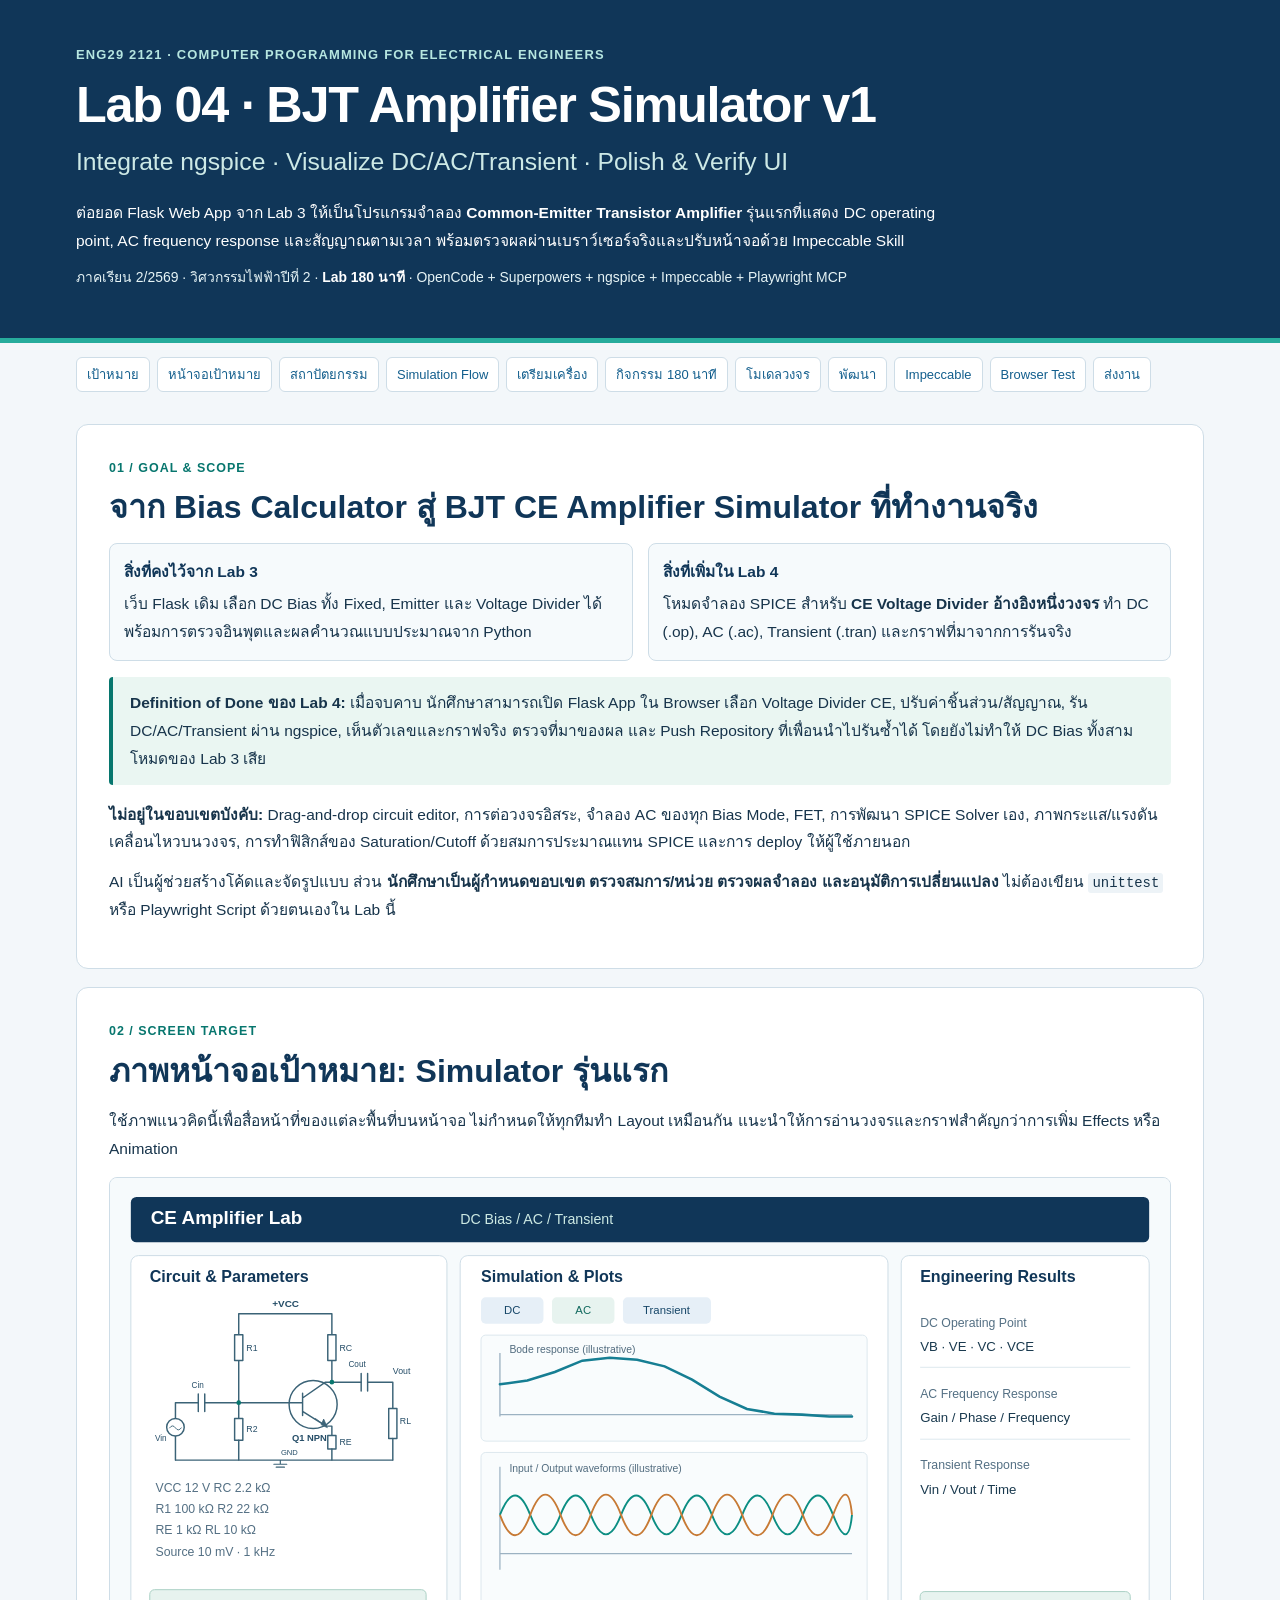
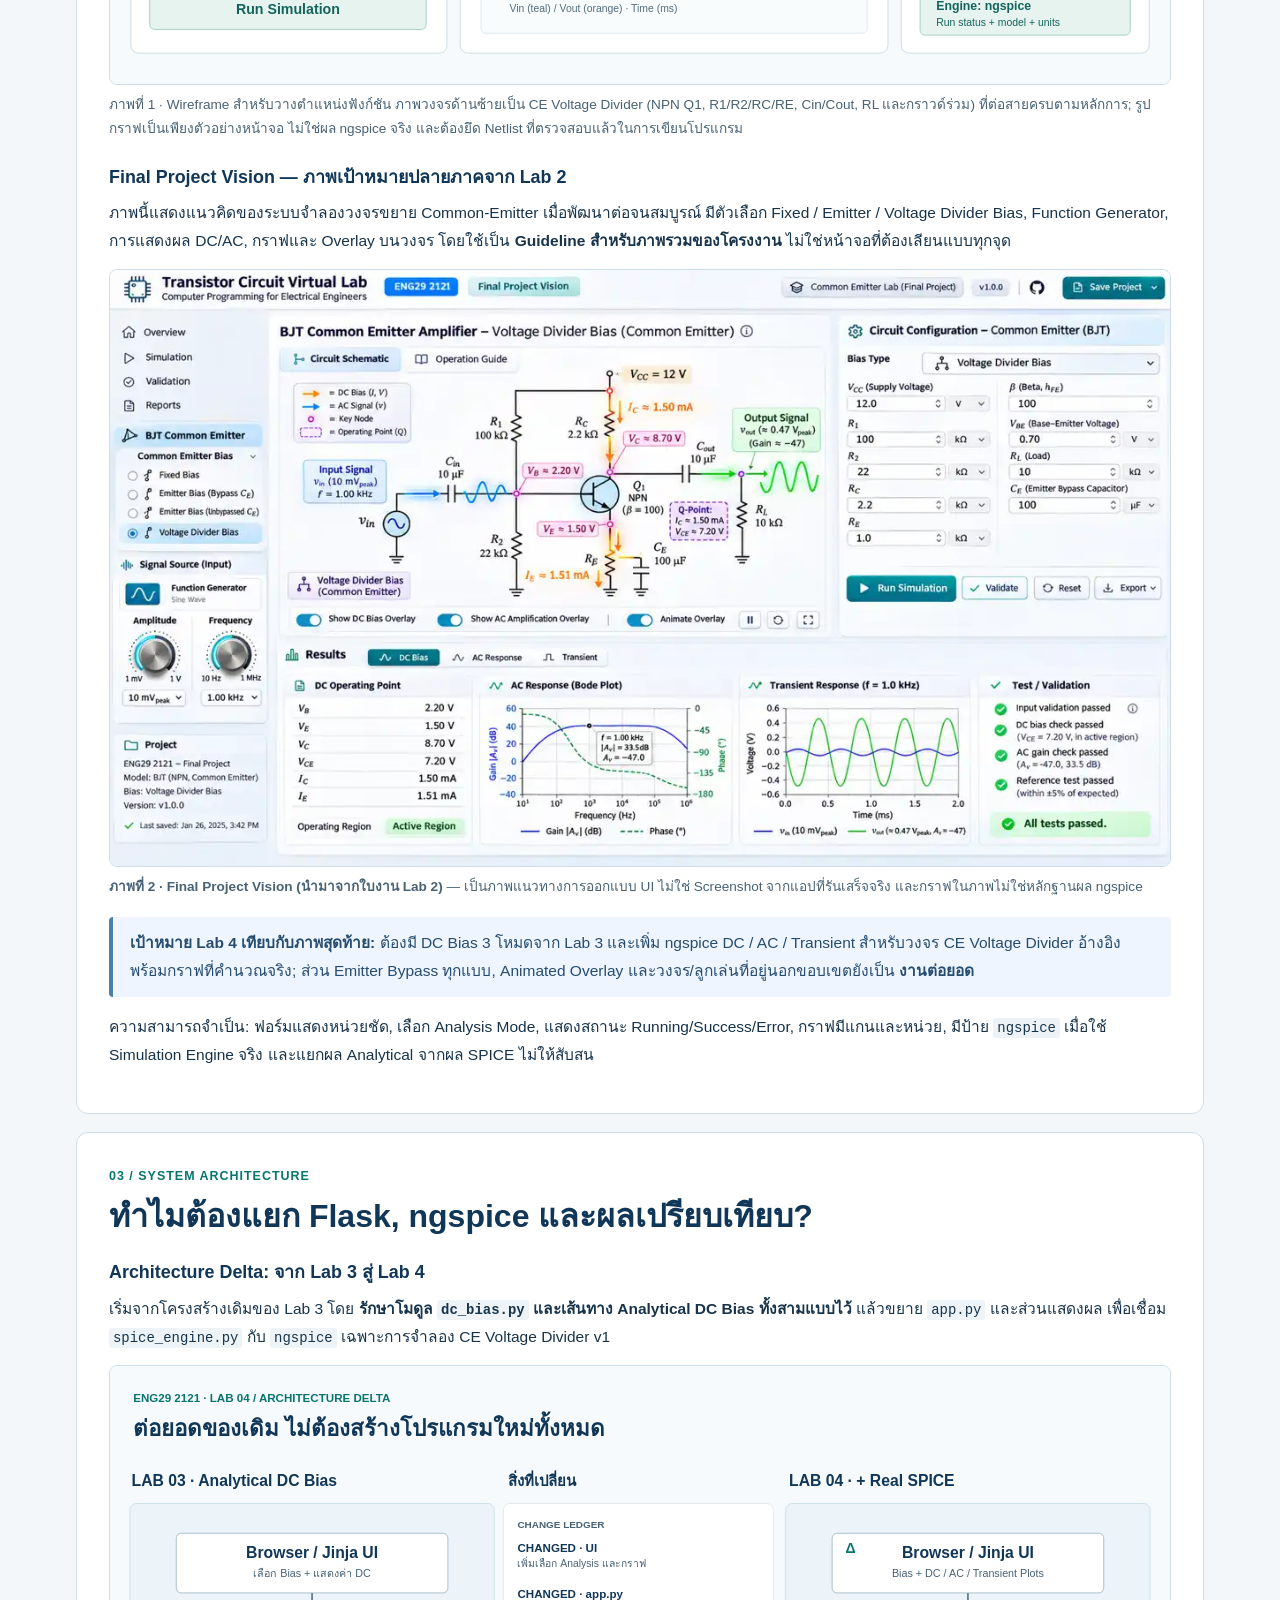
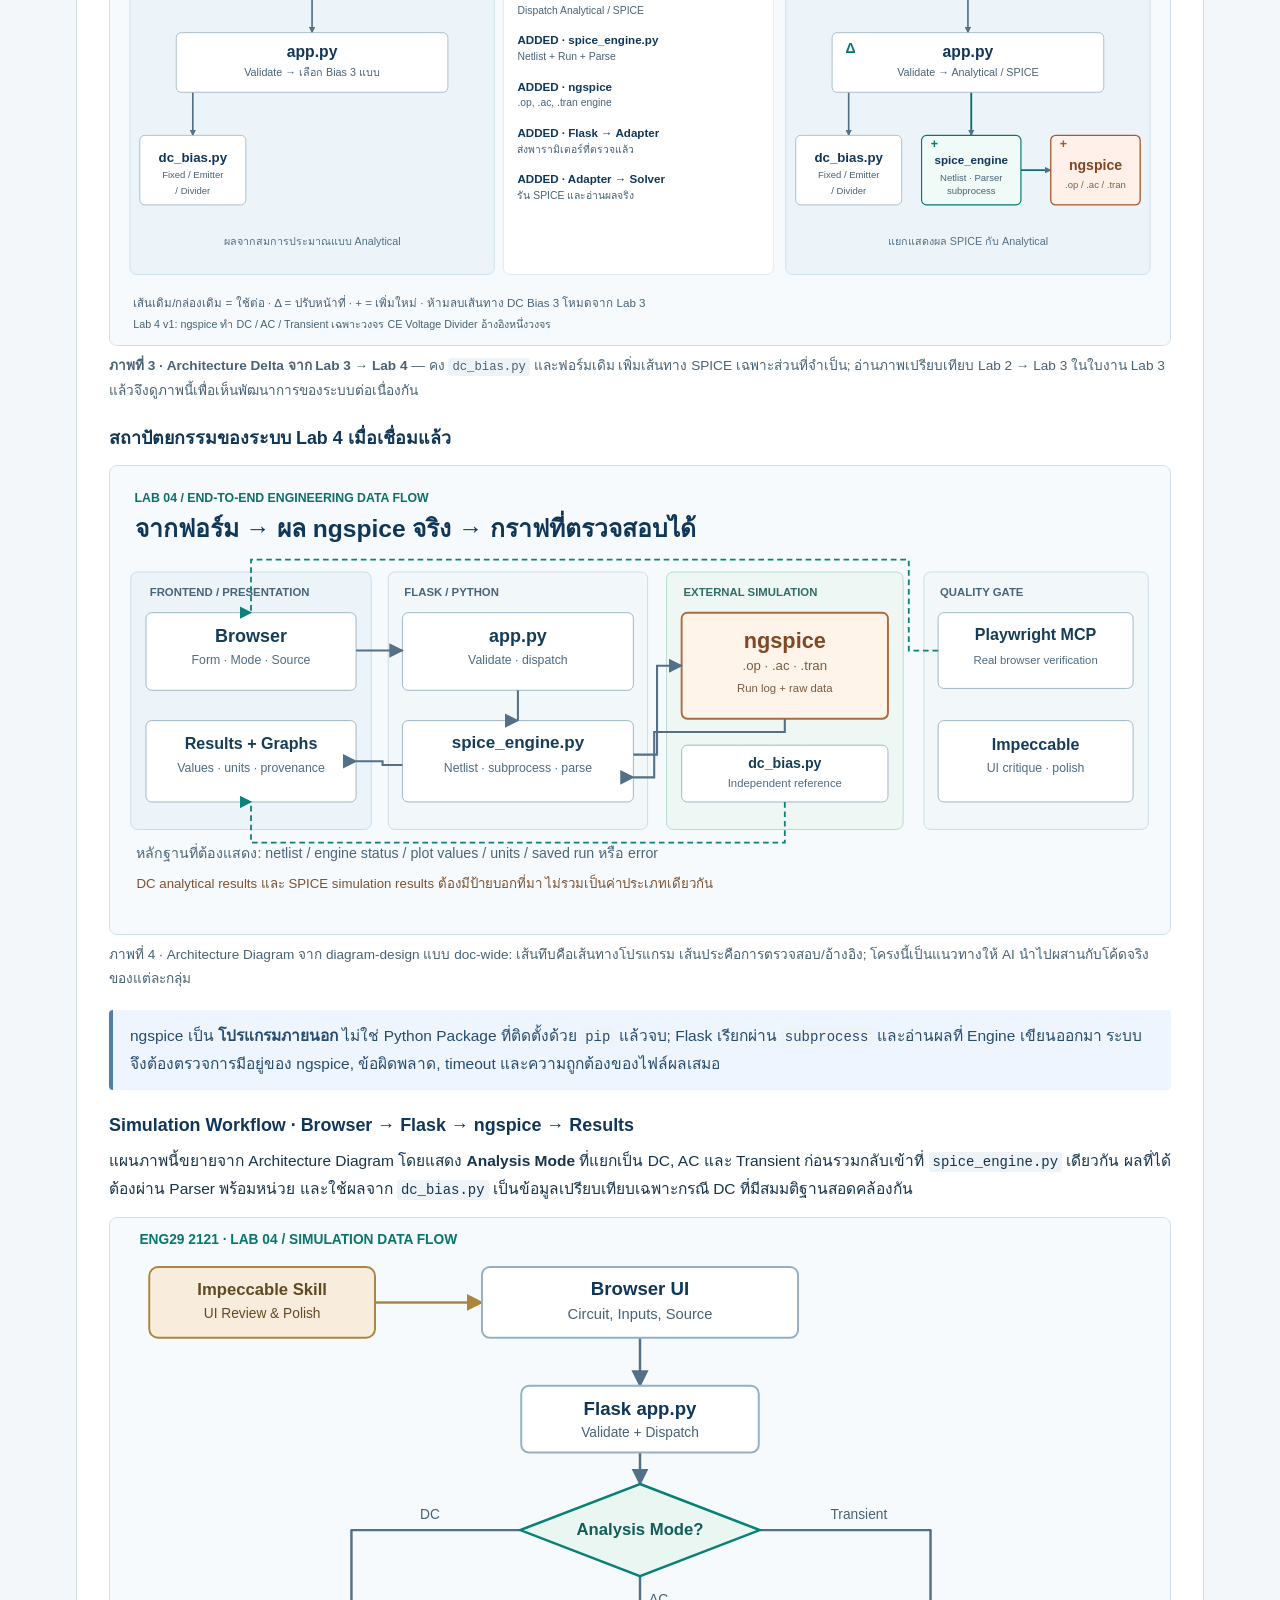
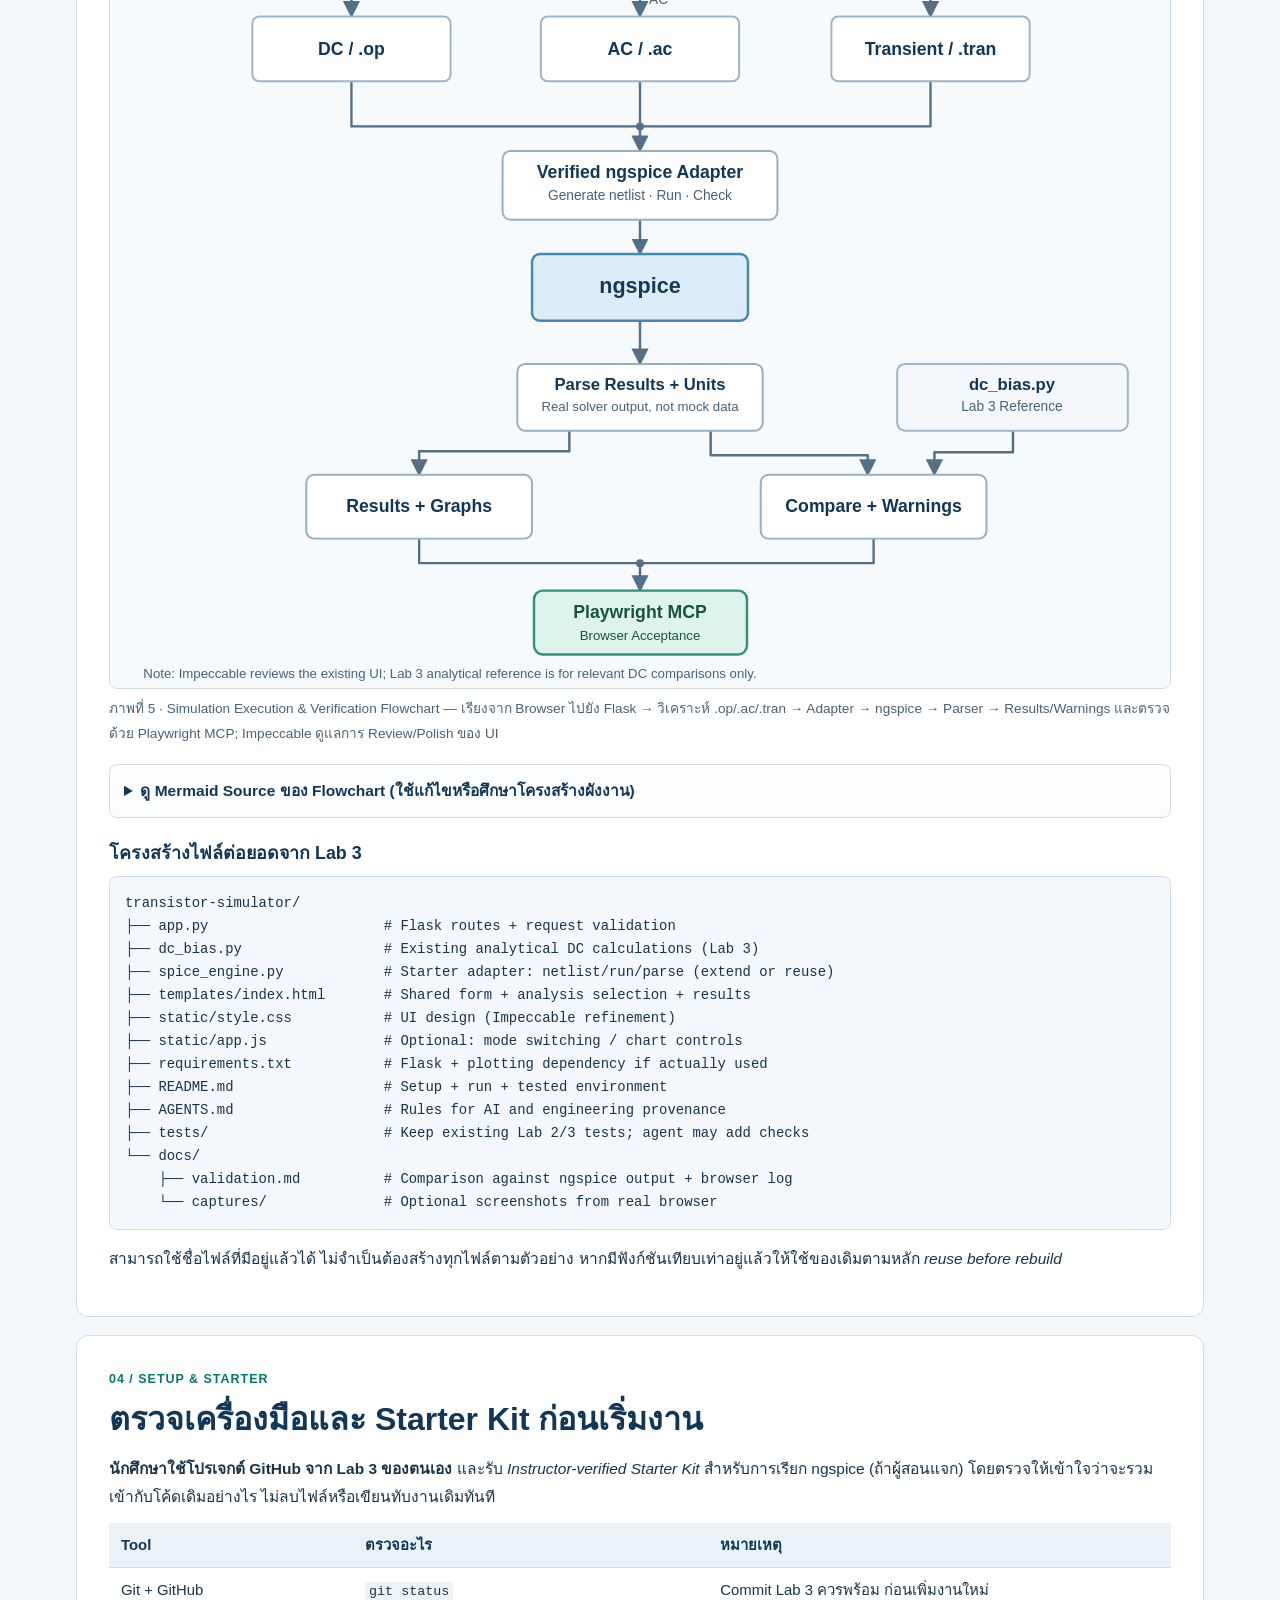
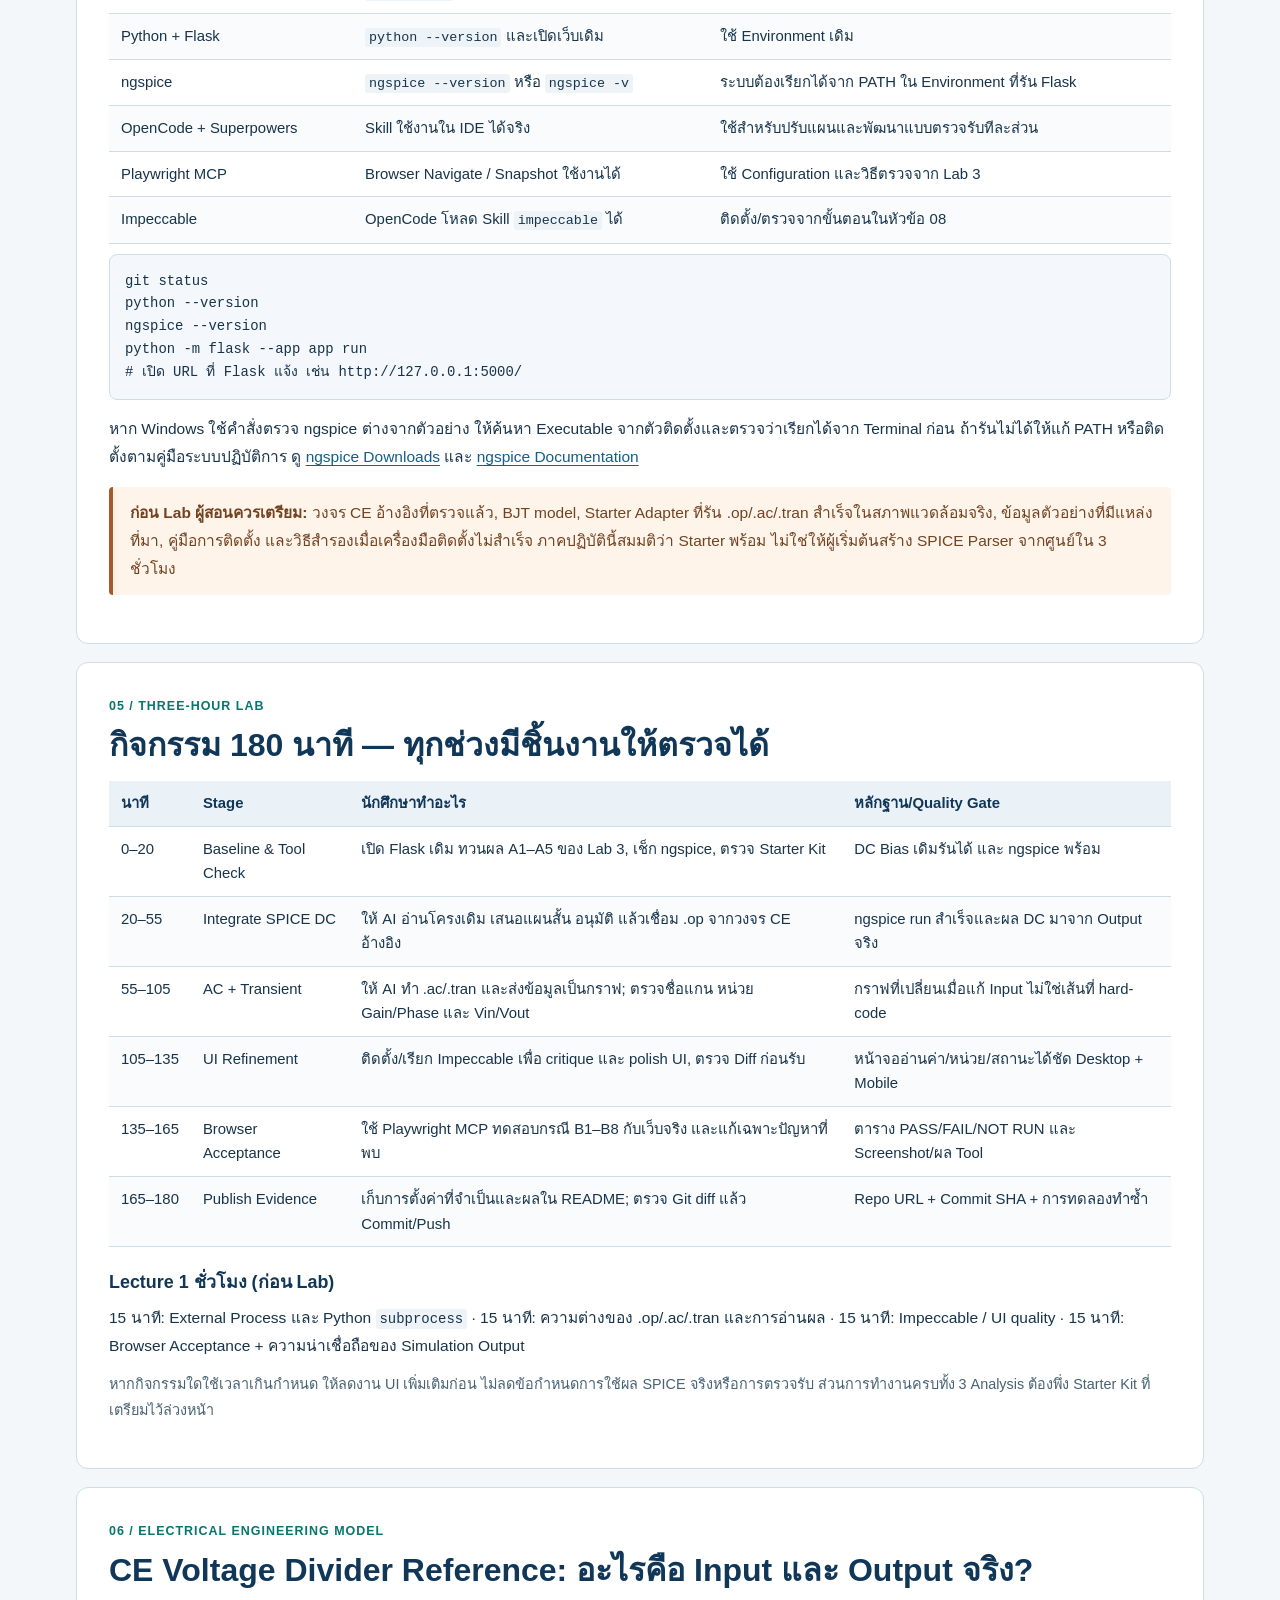
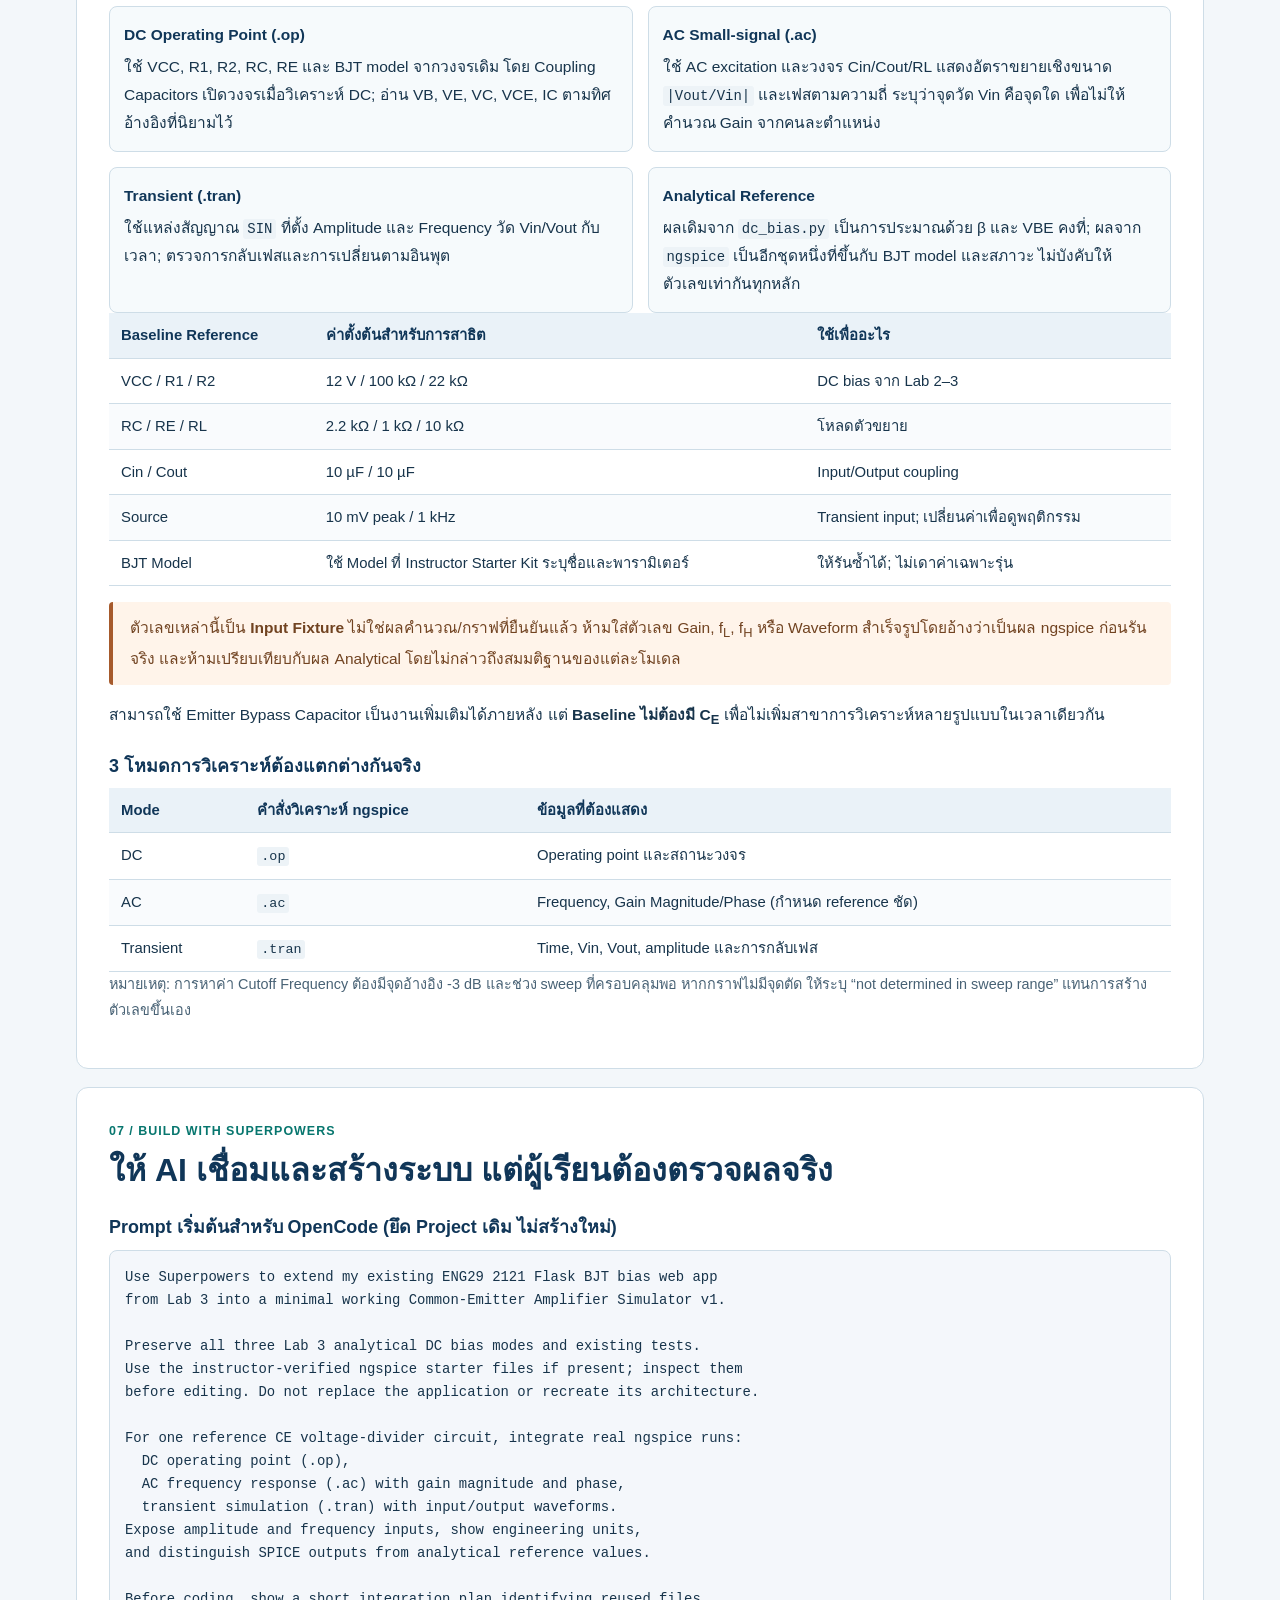
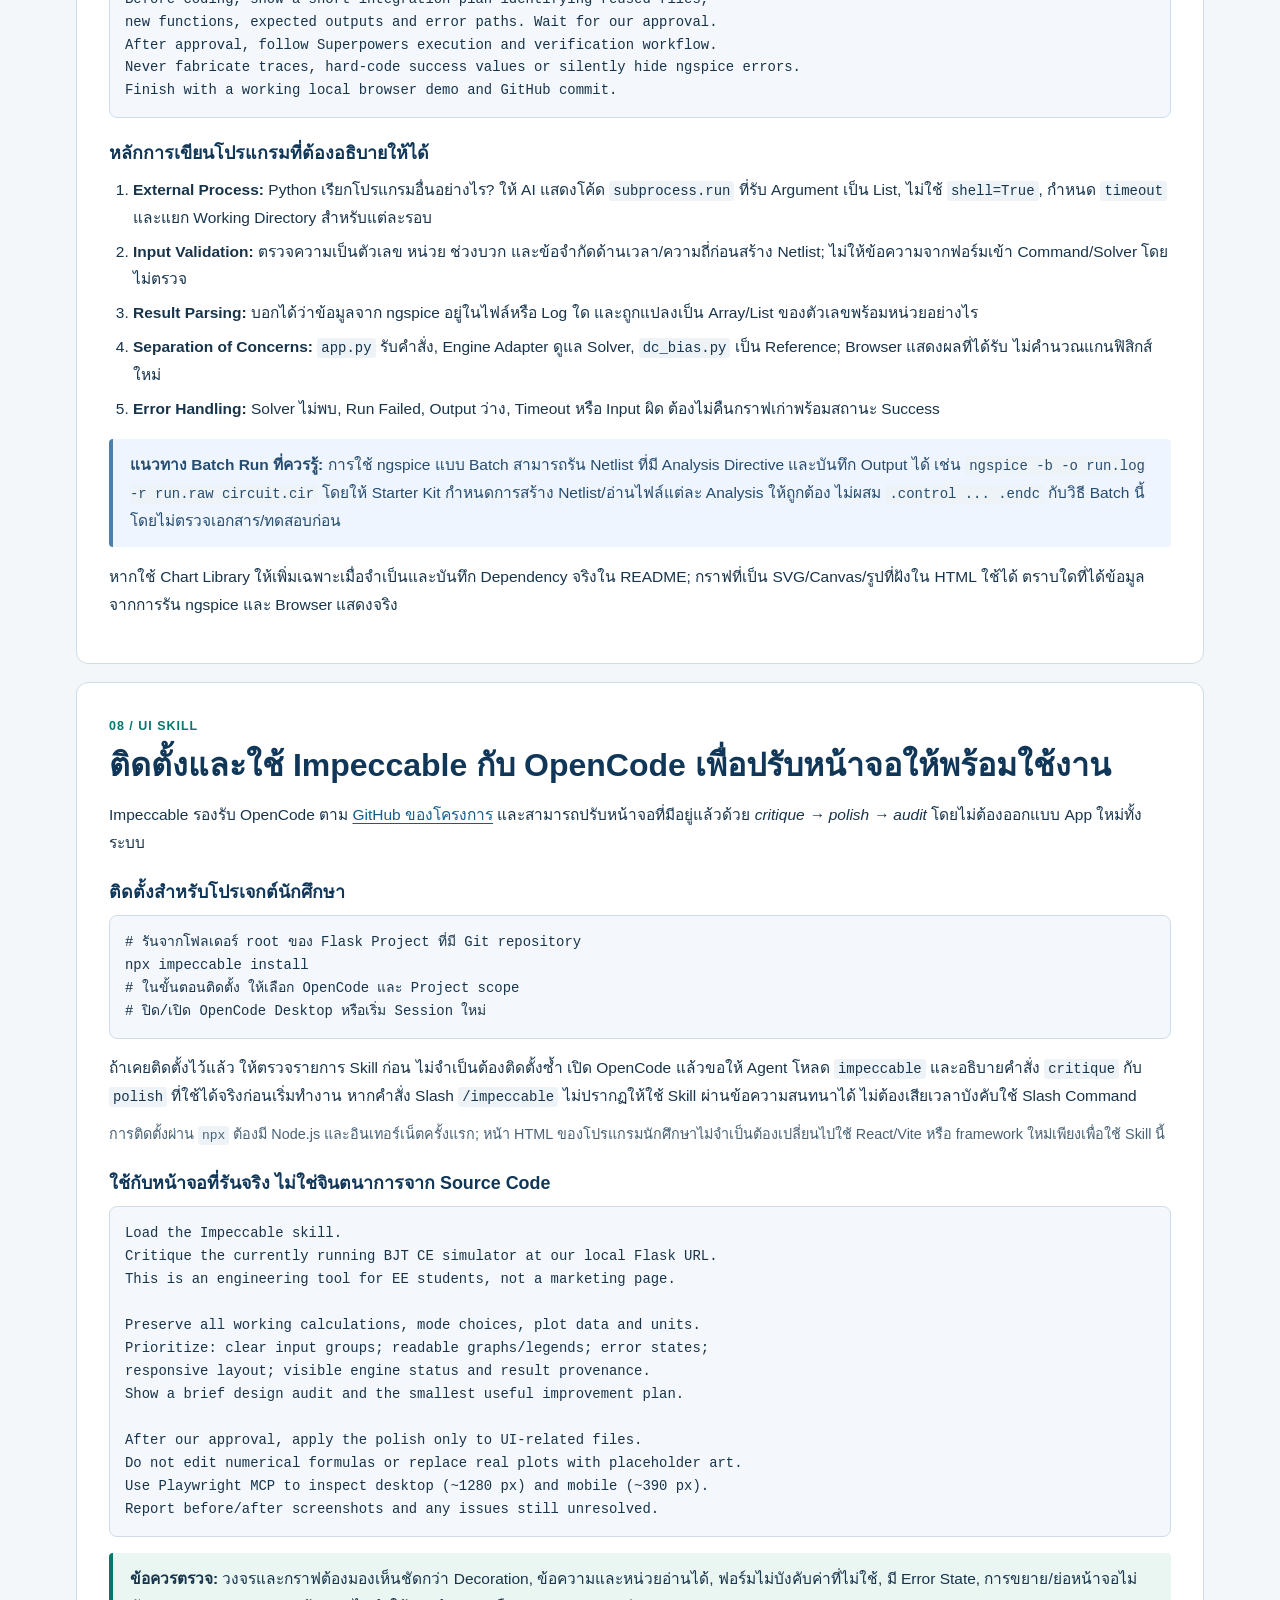
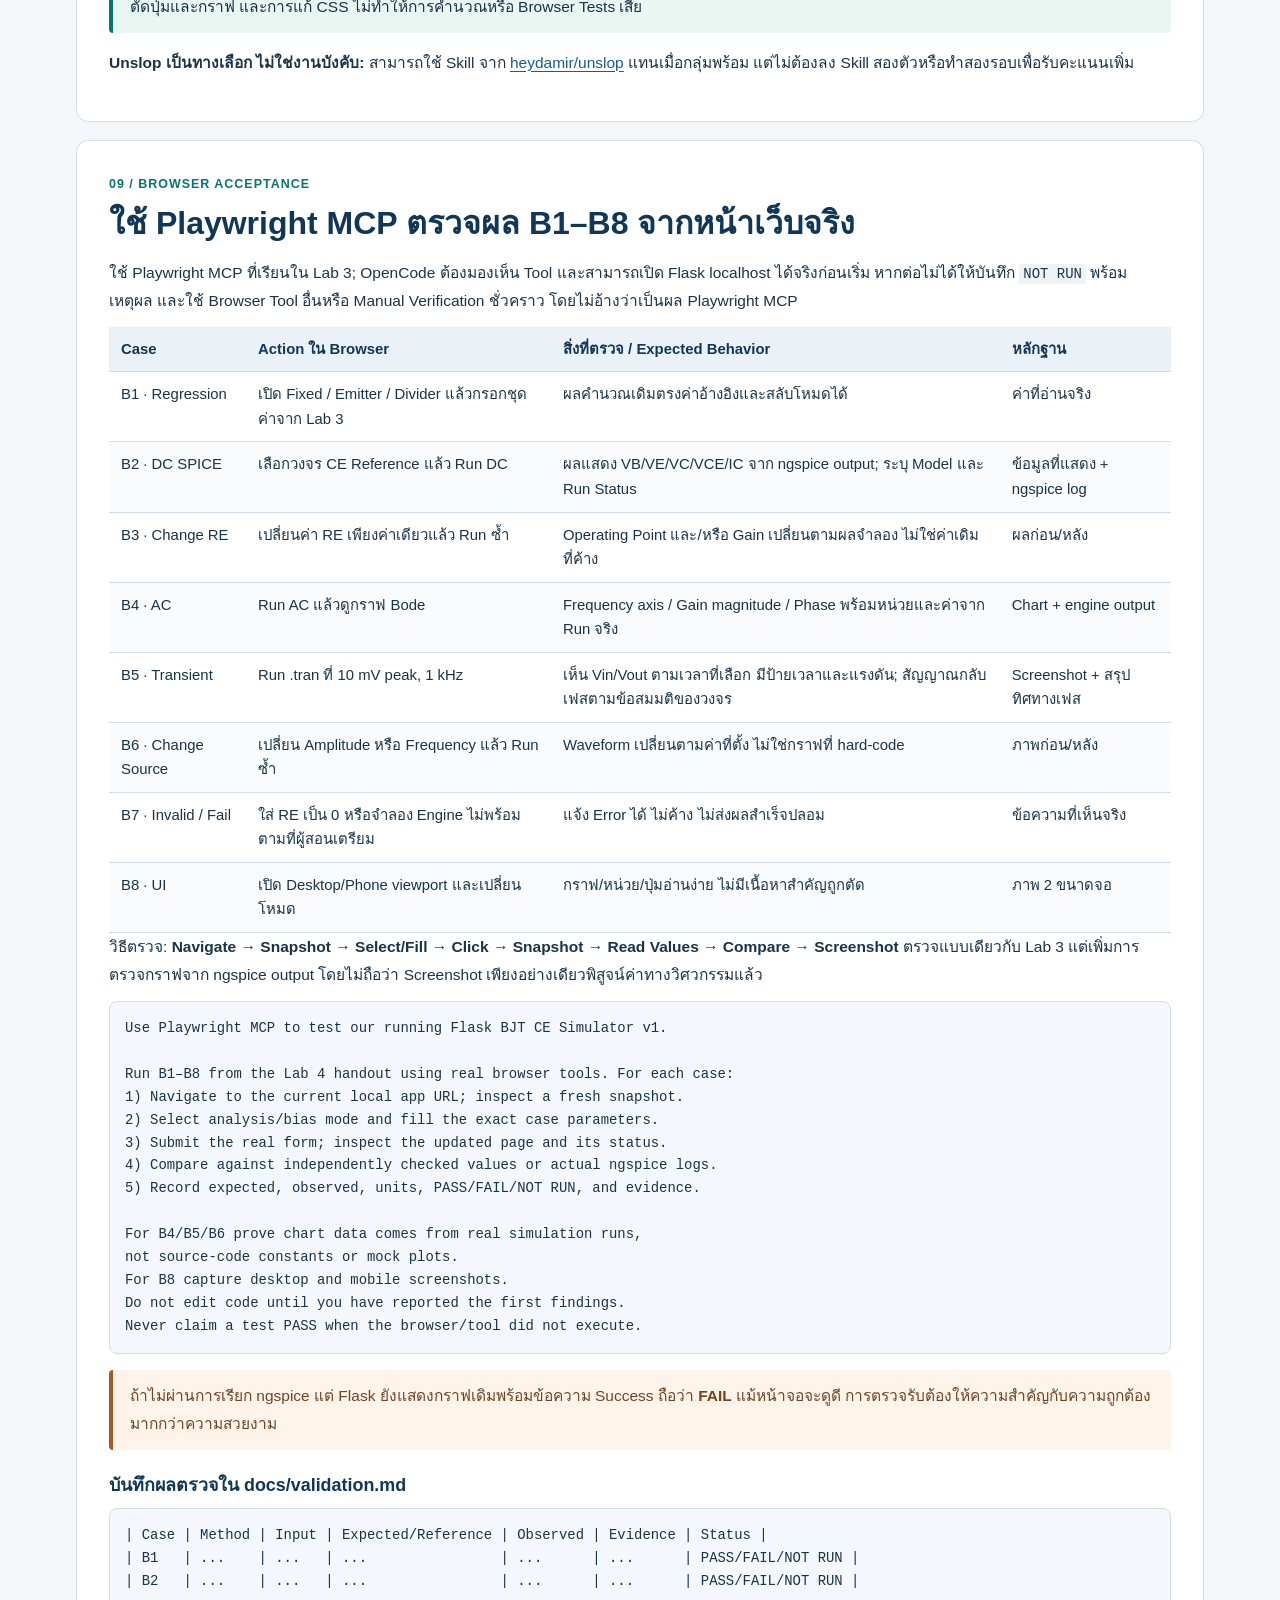
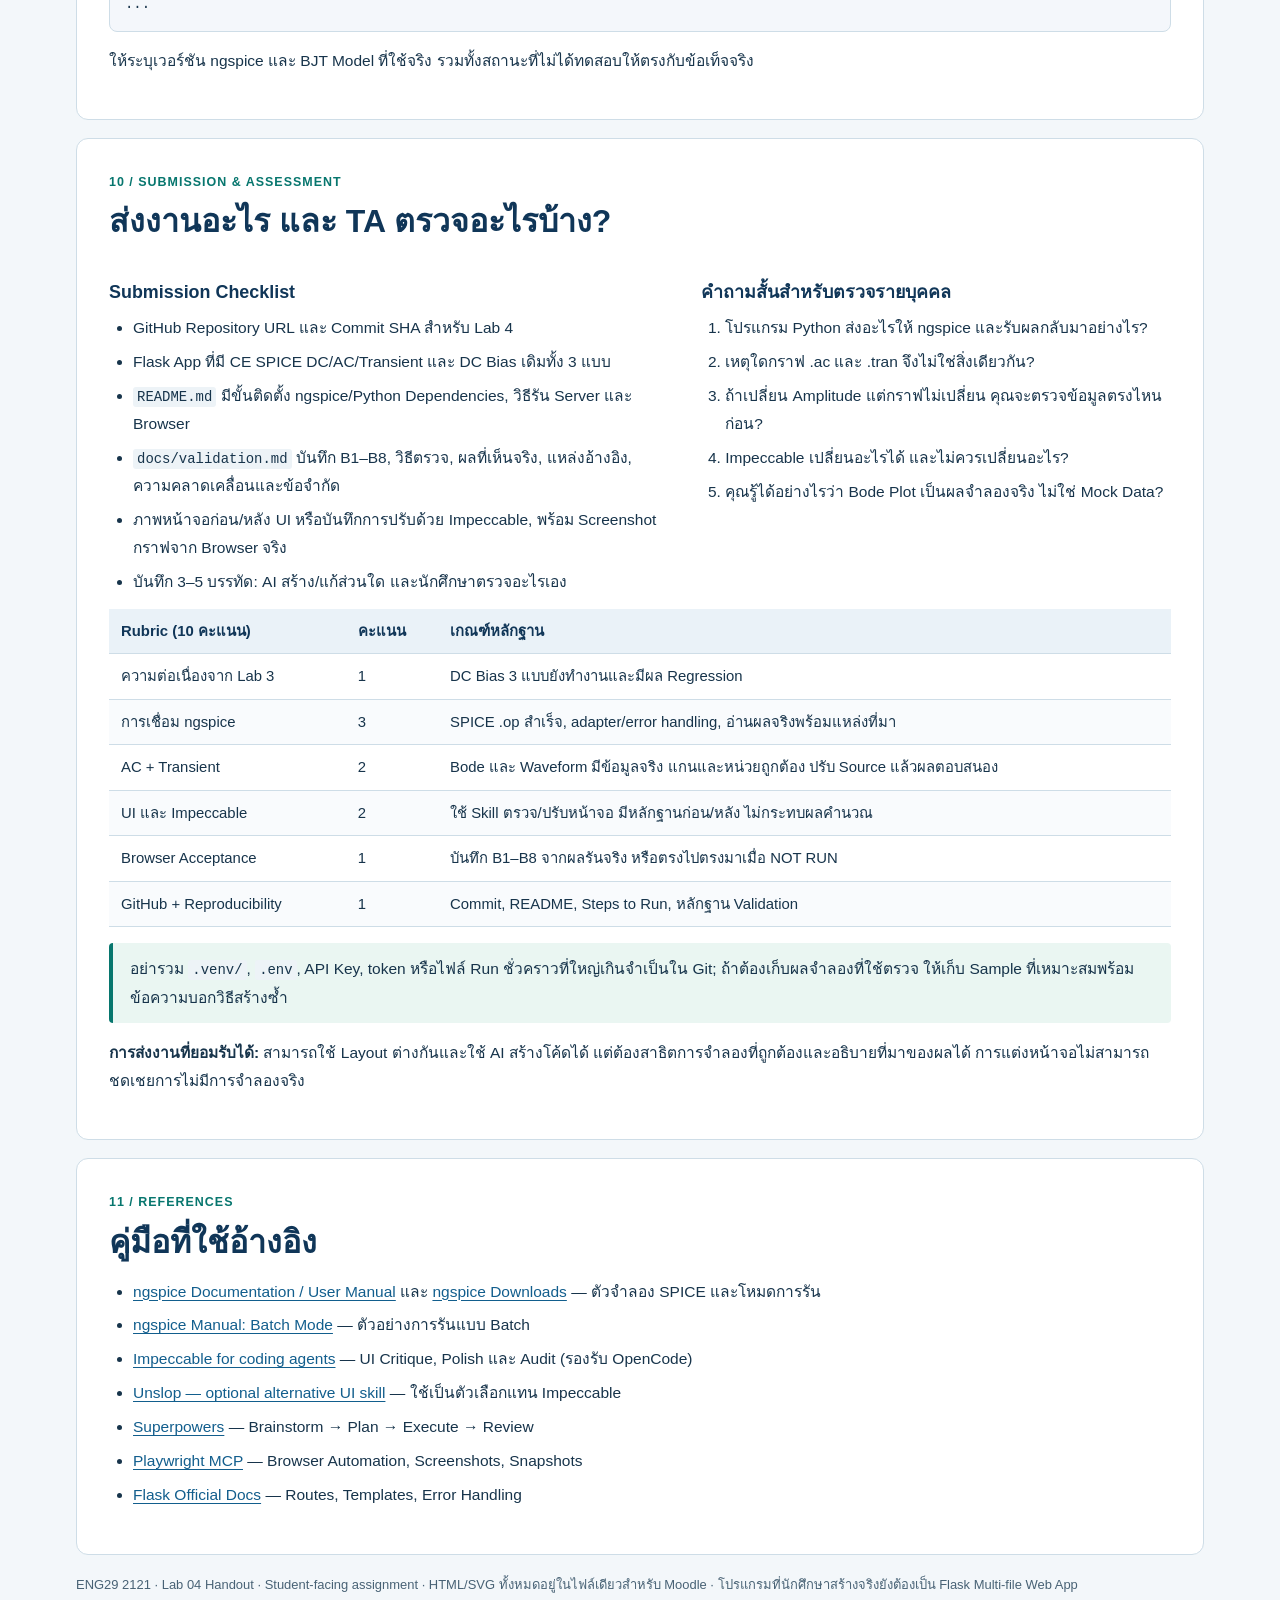
<file: Lab04_BJT_Amplifier_Simulator_2-2569.html>
<!doctype html>
<html lang="th"><head><meta charset="utf-8"><meta name="viewport" content="width=device-width, initial-scale=1"><title>ENG29 2121 · Lab 04 — BJT Amplifier Simulator v1</title><style>
:root{--paper:#f3f7fa;--ink:#17344b;--navy:#103658;--teal:#07766e;--teal-light:#eaf6f2;--line:#cedde7;--muted:#486275;--shade:#f6fafc;--orange:#a65a2c}
*{box-sizing:border-box}html{scroll-behavior:smooth}body{margin:0;background:var(--paper);color:var(--ink);font-family:"Noto Sans Thai",Tahoma,Arial,sans-serif;font-size:15.5px;line-height:1.8}
a{color:#125e8d;text-underline-offset:3px}a:focus-visible,summary:focus-visible,.scroll:focus-visible{outline:3px solid var(--teal);outline-offset:3px}
.shell{max-width:1180px;margin:0 auto;padding:0 26px}.hero{background:var(--navy);border-bottom:5px solid #27ac9c;color:#fff;padding:43px 0 38px}
.hero .overline{font-weight:750;font-size:.81rem;letter-spacing:.09em;color:#b6e6e0;margin:0}h1{font-size:clamp(2rem,4vw,3.15rem);letter-spacing:-.025em;line-height:1.18;margin:9px 0 16px}h1 small{display:block;font-size:.49em;letter-spacing:0;font-weight:500;line-height:1.7;margin-top:6px;color:#cde9e6}
.hero p{max-width:870px;margin:10px 0}.hero-meta{font-size:.87rem;color:#e6f4f6}.hero-meta b{color:#fff}
nav{display:flex;flex-wrap:wrap;gap:7px;padding:14px 0}nav a{padding:5px 10px;border:1px solid var(--line);border-radius:6px;text-decoration:none;background:white;font-size:.81rem}
main{padding-bottom:28px}section{background:#fff;border:1px solid var(--line);border-radius:12px;margin:18px 0;padding:clamp(19px,3vw,32px);scroll-margin-top:12px}
.kicker{color:var(--teal);font-size:.78rem;font-weight:800;letter-spacing:.08em;margin:0}h2{font-size:clamp(1.35rem,2.7vw,2rem);color:var(--navy);margin:7px 0 14px;line-height:1.34}h3{color:var(--navy);font-size:1.12rem;margin:23px 0 9px;line-height:1.4}
p{margin:0 0 12px}ul,ol{padding-left:1.55em;margin:7px 0 13px}li{margin-bottom:6px}.soft{color:var(--muted);font-size:.9rem}.two{display:grid;grid-template-columns:1.1fr .9fr;gap:18px}.col2{display:grid;grid-template-columns:repeat(2,minmax(0,1fr));gap:15px}.tile{background:var(--shade);border:1px solid var(--line);border-radius:8px;padding:14px}.tile b{display:block;color:var(--navy);margin-bottom:4px}
.notice{background:var(--teal-light);border-left:4px solid var(--teal);padding:12px 17px;border-radius:4px;margin:16px 0}.notice.warn{background:#fff4ea;border-left-color:#a65a2c;color:#714321}.notice.info{background:#eef5ff;border-left-color:#4d7fa9;color:#264c6f}
.scroll{overflow-x:auto;max-width:100%}.diagram{background:#f7fafc;border:1px solid var(--line);border-radius:8px}.diagram svg{display:block;min-width:780px;width:100%;height:auto;font-family:Tahoma,Arial,sans-serif}figure{margin:14px 0 18px}.final-shot{display:block;width:100%;height:auto;border:1px solid var(--line);border-radius:8px;background:#edf4f9}figcaption{color:var(--muted);font-size:.85rem;padding-top:8px}
table{width:100%;border-collapse:collapse;font-size:.93rem;line-height:1.65}th,td{padding:10px 12px;border-bottom:1px solid var(--line);text-align:left;vertical-align:top}th{background:#eaf2f8;color:var(--navy)}tr:nth-child(even) td{background:#f9fbfd}.time{white-space:nowrap}.wide-table{min-width:850px}
pre,code{font-family:ui-monospace,Consolas,Menlo,monospace}code{background:#edf3f7;padding:2px 4px;border-radius:3px;font-size:.9em;overflow-wrap:anywhere}pre{margin:10px 0 15px;border:1px solid var(--line);padding:15px;background:#f4f7fb;border-radius:8px;line-height:1.65;white-space:pre-wrap;overflow-wrap:anywhere;font-size:.87rem}pre code{background:transparent;padding:0;font-size:inherit}
details{border:1px solid var(--line);border-radius:8px;padding:12px 14px;margin:12px 0;background:#fcfdff}summary{font-weight:750;color:var(--navy);cursor:pointer}dl{display:grid;grid-template-columns:180px 1fr;gap:4px 15px}dt{font-weight:700;color:var(--navy)}dd{margin:0 0 8px}
footer{color:var(--muted);font-size:.81rem;padding:0 26px 35px;max-width:1180px;margin:auto}footer p{margin:0}
@media(max-width:760px){.shell{padding-inline:14px}.two,.col2{grid-template-columns:1fr}.hero{padding:26px 0 29px}.diagram svg{min-width:800px}dl{grid-template-columns:1fr;gap:0}}
@media print{body{background:#fff;font-size:10pt;line-height:1.54}.shell{padding:0;max-width:none}.hero{background:white;color:var(--navy);border-bottom:3px solid #07766e;padding:0 0 12px}.hero .overline,.hero h1 small,.hero-meta{color:var(--navy)}h1{font-size:26pt}.hero p{color:var(--navy)}nav{display:none}section{border:0;border-bottom:1px solid #ddd;border-radius:0;padding:15px 0;margin:0;break-inside:auto}h2,h3{break-after:avoid}tr,figure,.tile,.notice{break-inside:avoid}table{font-size:8pt}th,td{padding:5px 7px}.scroll{overflow:visible}.diagram svg{min-width:0}pre{font-size:8.1pt}footer{padding:15px 0}}
</style></head><body>

<header class="hero"><div class="shell">
<p class="overline">ENG29 2121 · COMPUTER PROGRAMMING FOR ELECTRICAL ENGINEERS</p>
<h1>Lab 04 · BJT Amplifier Simulator v1 <small>Integrate ngspice · Visualize DC/AC/Transient · Polish &amp; Verify UI</small></h1>
<p>ต่อยอด Flask Web App จาก Lab 3 ให้เป็นโปรแกรมจำลอง <strong>Common-Emitter Transistor Amplifier</strong> รุ่นแรกที่แสดง DC operating point, AC frequency response และสัญญาณตามเวลา พร้อมตรวจผลผ่านเบราว์เซอร์จริงและปรับหน้าจอด้วย Impeccable Skill</p>
<p class="hero-meta">ภาคเรียน 2/2569 · วิศวกรรมไฟฟ้าปีที่ 2 · <b>Lab 180 นาที</b> · OpenCode + Superpowers + ngspice + Impeccable + Playwright MCP</p>
</div></header>
<main class="shell">
<nav aria-label="สารบัญ">
<a href="#outcomes">เป้าหมาย</a><a href="#mockup">หน้าจอเป้าหมาย</a><a href="#architecture">สถาปัตยกรรม</a><a href="#simulation-flow">Simulation Flow</a><a href="#prepare">เตรียมเครื่อง</a><a href="#plan">กิจกรรม 180 นาที</a><a href="#engineering">โมเดลวงจร</a><a href="#build">พัฒนา</a><a href="#impeccable">Impeccable</a><a href="#browser">Browser Test</a><a href="#submission">ส่งงาน</a>
</nav>
<section id="outcomes">
<p class="kicker">01 / GOAL &amp; SCOPE</p><h2>จาก Bias Calculator สู่ BJT CE Amplifier Simulator ที่ทำงานจริง</h2>
<div class="col2"><div class="tile"><b>สิ่งที่คงไว้จาก Lab 3</b>เว็บ Flask เดิม เลือก DC Bias ทั้ง Fixed, Emitter และ Voltage Divider ได้ พร้อมการตรวจอินพุตและผลคำนวณแบบประมาณจาก Python</div>
<div class="tile"><b>สิ่งที่เพิ่มใน Lab 4</b>โหมดจำลอง SPICE สำหรับ <strong>CE Voltage Divider อ้างอิงหนึ่งวงจร</strong> ทำ DC (.op), AC (.ac), Transient (.tran) และกราฟที่มาจากการรันจริง</div></div>
<div class="notice"><strong>Definition of Done ของ Lab 4:</strong> เมื่อจบคาบ นักศึกษาสามารถเปิด Flask App ใน Browser เลือก Voltage Divider CE, ปรับค่าชิ้นส่วน/สัญญาณ, รัน DC/AC/Transient ผ่าน ngspice, เห็นตัวเลขและกราฟจริง ตรวจที่มาของผล และ Push Repository ที่เพื่อนนำไปรันซ้ำได้ โดยยังไม่ทำให้ DC Bias ทั้งสามโหมดของ Lab 3 เสีย</div>
<p><strong>ไม่อยู่ในขอบเขตบังคับ:</strong> Drag-and-drop circuit editor, การต่อวงจรอิสระ, จำลอง AC ของทุก Bias Mode, FET, การพัฒนา SPICE Solver เอง, ภาพกระแส/แรงดันเคลื่อนไหวบนวงจร, การทำฟิสิกส์ของ Saturation/Cutoff ด้วยสมการประมาณแทน SPICE และการ deploy ให้ผู้ใช้ภายนอก</p>
<p>AI เป็นผู้ช่วยสร้างโค้ดและจัดรูปแบบ ส่วน <strong>นักศึกษาเป็นผู้กำหนดขอบเขต ตรวจสมการ/หน่วย ตรวจผลจำลอง และอนุมัติการเปลี่ยนแปลง</strong> ไม่ต้องเขียน <code>unittest</code> หรือ Playwright Script ด้วยตนเองใน Lab นี้</p>
</section>

<section id="mockup"><p class="kicker">02 / SCREEN TARGET</p><h2>ภาพหน้าจอเป้าหมาย: Simulator รุ่นแรก</h2>
<p>ใช้ภาพแนวคิดนี้เพื่อสื่อหน้าที่ของแต่ละพื้นที่บนหน้าจอ ไม่กำหนดให้ทุกทีมทำ Layout เหมือนกัน แนะนำให้การอ่านวงจรและกราฟสำคัญกว่าการเพิ่ม Effects หรือ Animation</p>

<figure><div class="scroll diagram" role="region" tabindex="0" aria-label="ภาพหน้าจอแนวคิด BJT CE Simulator v1">
<svg viewBox="0 0 1120 535" xmlns="http://www.w3.org/2000/svg" role="img" aria-labelledby="mocktitle mockdesc">
<title id="mocktitle">Concept UI: BJT Common-Emitter Amplifier Simulator v1</title>
<desc id="mockdesc">ซ้ายแสดงวงจร CE และ Parameters ตรงกลางเป็นตัวเลือก DC AC Transient และกราฟสัญญาณ ขวาสรุปผลตัวเลขและสถานะจำลอง</desc>
<rect width="1120" height="535" fill="#f6fafc"/>
<rect x="22" y="20" width="1076" height="48" rx="6" fill="#103658"/>
<text x="43" y="49" fill="#fff" font-size="20" font-weight="700">CE Amplifier Lab</text>
<text x="370" y="49" fill="#cce9e3" font-size="15">DC Bias / AC / Transient</text>
<rect x="22" y="82" width="334" height="420" rx="8" fill="#fff" stroke="#ccdce5"/>
<text x="42" y="110" fill="#103658" font-size="17" font-weight="700">Circuit &amp; Parameters</text>
<!-- Electrically connected CE voltage-divider schematic (NPN, unbypassed RE). This is a visual reference, not a free-form circuit editor. -->
<svg x="39" y="126" width="298" height="182" viewBox="0 0 470 294" role="img" aria-labelledby="ce-mini-title ce-mini-desc">
<title id="ce-mini-title">Common-emitter amplifier with voltage-divider bias</title>
<desc id="ce-mini-desc">VCC connects to R1 and RC. R1 and R2 share the transistor base node. RC connects VCC to the collector, and RE connects the emitter to ground. An NPN transistor Q1 uses its emitter arrow pointing outward. A sine source is coupled to the base by Cin, while the collector drives Cout and a load resistor RL to ground.</desc>
<g fill="none" stroke="#3b6377" stroke-width="2.5" stroke-linecap="round" stroke-linejoin="round">
<!-- Power and resistor terminals -->
<path d="M151 28H310 M151 28V64 M151 108V180 M310 28V64 M310 108V145"/>
<rect x="144" y="64" width="14" height="44" fill="#fff"/>
<rect x="303" y="64" width="14" height="44" fill="#fff"/>
<!-- Transistor: base / collector / emitter, Q1 NPN -->
<circle cx="278" cy="183" r="41" fill="#fff"/>
<path d="M151 180H260 M260 164V202 M260 172L299 145H310 M260 195L300 220H310V236"/>
<path d="M282 207L300 220 M292 217L296 208L302 222Z" fill="#3b6377" stroke-width="1.4"/>
<!-- Emitter resistance -->
<rect x="303" y="236" width="14" height="23" fill="#fff"/>
<path d="M310 259V278"/>
<!-- Divider lower resistance -->
<path d="M151 180V207"/>
<rect x="144" y="207" width="14" height="37" fill="#fff"/>
<path d="M151 244V278"/>
<!-- AC input generator, input coupling capacitor -->
<path d="M43 180H82 M93 180H151 M43 180V207 M43 237V278"/>
<path d="M82 165V195 M93 165V195"/>
<circle cx="43" cy="222" r="15" fill="#fff"/>
<path d="M33 223Q38 216 43 223T53 223" stroke-width="1.6"/>
<!-- Collector output via Cout and load RL -->
<path d="M310 145H360 M371 145H414V190"/>
<path d="M360 130V160 M371 130V160"/>
<rect x="407" y="190" width="14" height="51" fill="#fff"/>
<path d="M414 241V278"/>
<!-- Shared ground reference -->
<path d="M43 278H414 M222 278V285 M211 285H233 M215 290H229" stroke-width="2"/>
</g>
<g fill="#254d67" font-family="Tahoma,Arial,sans-serif">
<text x="231" y="17" text-anchor="middle" font-size="17" font-weight="700">+VCC</text>
<text x="164" y="91" font-size="15">R1</text><text x="323" y="91" font-size="15">RC</text>
<text x="164" y="230" font-size="15">R2</text><text x="323" y="253" font-size="15">RE</text>
<text x="242" y="246" font-size="16" font-weight="700">Q1 NPN</text>
<text x="81" y="155" font-size="14" text-anchor="middle">Cin</text>
<text x="353" y="119" font-size="14" text-anchor="middle">Cout</text>
<text x="426" y="216" font-size="15">RL</text>
<text x="414" y="131" font-size="15">Vout</text>
<text x="8" y="245" font-size="14">Vin</text>
<text x="223" y="270" font-size="13">GND</text>
</g>
<g fill="#07766e"><circle cx="151" cy="180" r="4"/><circle cx="310" cy="145" r="4"/></g>
</svg>
<text x="48" y="332" fill="#547084" font-size="13">VCC 12 V       RC 2.2 kΩ</text>
<text x="48" y="354" fill="#547084" font-size="13">R1 100 kΩ    R2 22 kΩ</text>
<text x="48" y="376" fill="#547084" font-size="13">RE 1 kΩ       RL 10 kΩ</text>
<text x="48" y="399" fill="#547084" font-size="13">Source  10 mV · 1 kHz</text>
<rect x="42" y="435" width="292" height="42" rx="5" fill="#e7f3ef" stroke="#a7cfc2"/>
<text x="188" y="461" font-size="15" fill="#13645c" text-anchor="middle" font-weight="700">Run Simulation</text>
<rect x="370" y="82" width="452" height="420" rx="8" fill="#fff" stroke="#ccdce5"/>
<text x="392" y="110" fill="#103658" font-size="17" font-weight="700">Simulation &amp; Plots</text>
<rect x="392" y="126" width="66" height="28" rx="5" fill="#e6eff7"/><text x="425" y="144" font-size="12" fill="#164668" text-anchor="middle">DC</text>
<rect x="467" y="126" width="66" height="28" rx="5" fill="#e7f3ef"/><text x="500" y="144" font-size="12" fill="#11695e" text-anchor="middle">AC</text>
<rect x="542" y="126" width="93" height="28" rx="5" fill="#e6eff7"/><text x="588" y="144" font-size="12" fill="#164668" text-anchor="middle">Transient</text>
<rect x="392" y="166" width="408" height="112" rx="5" fill="#f9fcfd" stroke="#dce7ee"/>
<path d="M412 250H784 M412 185V252" stroke="#9cb2c2" fill="none" stroke-width="1.4"/>
<path d="M412 218L441 214L470 205L499 193L528 190L557 192L586 199L615 213L644 231L673 244L702 249L731 250L760 252L784 252" fill="none" stroke="#167e93" stroke-width="2.7" stroke-linecap="round"/>
<text x="422" y="185" font-size="11" fill="#526c7f">Bode response (illustrative)</text>
<rect x="392" y="290" width="408" height="191" rx="5" fill="#f9fcfd" stroke="#dce7ee"/>
<path d="M412 397H784 M412 305V414" stroke="#9cb2c2" fill="none" stroke-width="1.3"/>
<path d="M412 356Q428 315 444 356T476 356T508 356T540 356T572 356T604 356T636 356T668 356T700 356T732 356T764 356T784 356" fill="none" stroke="#0c8e83" stroke-width="2"/>
<path d="M412 356Q428 399 444 356T476 356T508 356T540 356T572 356T604 356T636 356T668 356T700 356T732 356T764 356T784 356" fill="none" stroke="#c77a35" stroke-width="2"/>
<text x="422" y="311" font-size="11" fill="#526c7f">Input / Output waveforms (illustrative)</text>
<text x="422" y="459" font-size="11" fill="#526c7f">Vin (teal) / Vout (orange) · Time (ms)</text>
<rect x="836" y="82" width="262" height="420" rx="8" fill="#fff" stroke="#ccdce5"/>
<text x="856" y="110" fill="#103658" font-size="17" font-weight="700">Engineering Results</text>
<text x="856" y="157" fill="#547084" font-size="13">DC Operating Point</text>
<text x="856" y="183" fill="#19394e" font-size="14">VB · VE · VC · VCE</text>
<path d="M856 200H1078" stroke="#dce7ee"/>
<text x="856" y="232" fill="#547084" font-size="13">AC Frequency Response</text>
<text x="856" y="258" fill="#19394e" font-size="14">Gain / Phase / Frequency</text>
<path d="M856 276H1078" stroke="#dce7ee"/>
<text x="856" y="308" fill="#547084" font-size="13">Transient Response</text>
<text x="856" y="334" fill="#19394e" font-size="14">Vin / Vout / Time</text>
<rect x="856" y="437" width="222" height="46" rx="5" fill="#e7f3ef" stroke="#a7cfc2"/>
<text x="873" y="456" fill="#13645c" font-size="13" font-weight="700">Engine: ngspice</text>
<text x="873" y="473" fill="#13645c" font-size="11">Run status + model + units</text>
</svg></div>
<figcaption>ภาพที่ 1 · Wireframe สำหรับวางตำแหน่งฟังก์ชัน ภาพวงจรด้านซ้ายเป็น CE Voltage Divider (NPN Q1, R1/R2/RC/RE, Cin/Cout, RL และกราวด์ร่วม) ที่ต่อสายครบตามหลักการ; รูปกราฟเป็นเพียงตัวอย่างหน้าจอ ไม่ใช่ผล ngspice จริง และต้องยึด Netlist ที่ตรวจสอบแล้วในการเขียนโปรแกรม</figcaption></figure>


<h3 id="final-reference">Final Project Vision — ภาพเป้าหมายปลายภาคจาก Lab 2</h3>
<p>ภาพนี้แสดงแนวคิดของระบบจำลองวงจรขยาย Common-Emitter เมื่อพัฒนาต่อจนสมบูรณ์ มีตัวเลือก Fixed / Emitter / Voltage Divider Bias, Function Generator, การแสดงผล DC/AC, กราฟและ Overlay บนวงจร โดยใช้เป็น <strong>Guideline สำหรับภาพรวมของโครงงาน</strong> ไม่ใช่หน้าจอที่ต้องเลียนแบบทุกจุด</p>
<figure class="final-vision-reference">
<img class="final-shot" src="[data-uri]" alt="ภาพแนวคิดสุดท้ายของ BJT Common-Emitter Virtual Lab จาก Lab 2 มีแผงเลือกโหมด Fixed, Emitter และ Voltage Divider, Function Generator, แผนภาพวงจร, กราฟและการแสดงสถานะ DC/AC" width="1200" height="675" loading="lazy" decoding="async"/>
<figcaption><strong>ภาพที่ 2 · Final Project Vision (นำมาจากใบงาน Lab 2)</strong> — เป็นภาพแนวทางการออกแบบ UI ไม่ใช่ Screenshot จากแอปที่รันเสร็จจริง และกราฟในภาพไม่ใช่หลักฐานผล ngspice</figcaption>
</figure>
<div class="notice info"><strong>เป้าหมาย Lab 4 เทียบกับภาพสุดท้าย:</strong> ต้องมี DC Bias 3 โหมดจาก Lab 3 และเพิ่ม ngspice DC / AC / Transient สำหรับวงจร CE Voltage Divider อ้างอิงพร้อมกราฟที่คำนวณจริง; ส่วน Emitter Bypass ทุกแบบ, Animated Overlay และวงจร/ลูกเล่นที่อยู่นอกขอบเขตยังเป็น <strong>งานต่อยอด</strong></div>
<p>ความสามารถจำเป็น: ฟอร์มแสดงหน่วยชัด, เลือก Analysis Mode, แสดงสถานะ Running/Success/Error, กราฟมีแกนและหน่วย, มีป้าย <code>ngspice</code> เมื่อใช้ Simulation Engine จริง และแยกผล Analytical จากผล SPICE ไม่ให้สับสน</p>
</section>

<section id="architecture"><p class="kicker">03 / SYSTEM ARCHITECTURE</p><h2>ทำไมต้องแยก Flask, ngspice และผลเปรียบเทียบ?</h2>

<h3 id="from-lab3">Architecture Delta: จาก Lab 3 สู่ Lab 4</h3>
<p>เริ่มจากโครงสร้างเดิมของ Lab 3 โดย <strong>รักษาโมดูล <code>dc_bias.py</code> และเส้นทาง Analytical DC Bias ทั้งสามแบบไว้</strong> แล้วขยาย <code>app.py</code> และส่วนแสดงผล เพื่อเชื่อม <code>spice_engine.py</code> กับ <code>ngspice</code> เฉพาะการจำลอง CE Voltage Divider v1</p>
<figure>
<div class="scroll diagram" role="region" tabindex="0" aria-label="แผนภาพเปรียบเทียบสถาปัตยกรรม Lab 3 กับ Lab 4 แบบก่อนหลัง">
<svg data-diagram="architecture-delta" viewBox="0 0 1280 700" xmlns="http://www.w3.org/2000/svg" role="img" aria-labelledby="lab4-delta-title lab4-delta-desc">
<title id="lab4-delta-title">Architecture Delta จาก Lab 3 BJT DC Bias Web App สู่ Lab 4 BJT Amplifier Simulator v1</title>
<desc id="lab4-delta-desc">Lab 3 มี Flask Jinja web form, app.py และโมดูล dc_bias.py ที่รองรับสามวงจร. Lab 4 คงเส้นทางเดิม เพิ่มโหมดวิเคราะห์กราฟ ปรับ app.py ให้ dispatch ไปยัง spice_engine.py และเรียก ngspice เพื่อจำลอง DC, AC และ Transient จริงสำหรับ Voltage Divider Common Emitter</desc>
<defs><marker id="delta-arrow-l4" markerWidth="8" markerHeight="8" refX="7" refY="4" orient="auto" markerUnits="userSpaceOnUse"><path d="M0 0 L8 4 L0 8 Z" fill="#547087"/></marker></defs>
<rect width="1280" height="700" fill="#f7fafc"/>
<text x="28" y="43" fill="#07766e" font-size="14" font-weight="700">ENG29 2121 · LAB 04 / ARCHITECTURE DELTA</text>
<text x="28" y="85" fill="#103658" font-size="27" font-weight="700">ต่อยอดของเดิม ไม่ต้องสร้างโปรแกรมใหม่ทั้งหมด</text>
<text x="26" y="145" fill="#103658" font-size="19" font-weight="700">LAB 03 · Analytical DC Bias</text>
<text x="481" y="145" fill="#103658" font-size="18" font-weight="700">สิ่งที่เปลี่ยน</text>
<text x="820" y="145" fill="#103658" font-size="19" font-weight="700">LAB 04 · + Real SPICE</text>
<g data-snapshot="before" data-grid="440 448 4" transform="translate(24 166)">
<rect width="440" height="448" rx="8" fill="#edf4f9" stroke="#c8dce7"/>
<path data-kind="relationship" data-object-id="form-submit" data-status="unchanged" data-signature="http:form-submit" data-from="ui" data-to="route" d="M220 108 V156" fill="none" stroke="#547087" stroke-width="2" marker-end="url(#delta-arrow-l4)"/>
<path data-kind="relationship" data-object-id="run-analytical" data-status="unchanged" data-signature="python:dispatch-analytical" data-from="route" data-to="bias" d="M76 228 V280" fill="none" stroke="#547087" stroke-width="2" marker-end="url(#delta-arrow-l4)"/>
<g data-kind="component" data-object-id="ui" data-status="changed" data-signature="jinja:form-and-dc-results">
<rect data-role="bounds" x="56" y="36" width="328" height="72" rx="6" fill="#fff" stroke="#9cb4c4"/>
<text x="220" y="66" text-anchor="middle" font-size="19" fill="#103658" font-weight="700">Browser / Jinja UI</text>
<text x="220" y="89" text-anchor="middle" font-size="13" fill="#486275">เลือก Bias + แสดงค่า DC</text></g>
<g data-kind="component" data-object-id="route" data-status="changed" data-signature="flask:validate-and-route-three-bias">
<rect data-role="bounds" x="56" y="156" width="328" height="72" rx="6" fill="#fff" stroke="#9cb4c4"/>
<text x="220" y="185" text-anchor="middle" font-size="19" fill="#103658" font-weight="700">app.py</text>
<text x="220" y="208" text-anchor="middle" font-size="13" fill="#486275">Validate → เลือก Bias 3 แบบ</text></g>
<g data-kind="component" data-object-id="bias" data-status="unchanged" data-signature="python:dc-bias-three-modes">
<rect data-role="bounds" x="12" y="280" width="128" height="84" rx="6" fill="#fff" stroke="#9cb4c4"/>
<text x="76" y="312" text-anchor="middle" font-size="16" fill="#103658" font-weight="700">dc_bias.py</text>
<text x="76" y="332" text-anchor="middle" font-size="11.5" fill="#486275">Fixed / Emitter</text>
<text x="76" y="351" text-anchor="middle" font-size="11.5" fill="#486275">/ Divider</text></g>
<text x="220" y="413" text-anchor="middle" font-size="13" fill="#547087">ผลจากสมการประมาณแบบ Analytical</text>
</g>
<rect x="475" y="166" width="326" height="448" rx="8" fill="#fff" stroke="#dce7ed"/>
<text x="492" y="196" fill="#486275" font-size="12" font-weight="700">CHANGE LEDGER</text>
<text data-change="CHANGED" data-target="ui" x="492" y="224" fill="#103658" font-size="14" font-weight="700">CHANGED · UI<tspan x="492" dy="19" font-size="12.5" fill="#486275" font-weight="400">เพิ่มเลือก Analysis และกราฟ</tspan></text>
<text data-change="CHANGED" data-target="route" x="492" y="280" fill="#103658" font-size="14" font-weight="700">CHANGED · app.py<tspan x="492" dy="19" font-size="12.5" fill="#486275" font-weight="400">Dispatch Analytical / SPICE</tspan></text>
<text data-change="ADDED" data-target="adapter" x="492" y="336" fill="#103658" font-size="14" font-weight="700">ADDED · spice_engine.py<tspan x="492" dy="19" font-size="12.5" fill="#486275" font-weight="400">Netlist + Run + Parse</tspan></text>
<text data-change="ADDED" data-target="spice" x="492" y="392" fill="#103658" font-size="14" font-weight="700">ADDED · ngspice<tspan x="492" dy="19" font-size="12.5" fill="#486275" font-weight="400">.op, .ac, .tran engine</tspan></text>
<text data-change="ADDED" data-target="run-spice" x="492" y="448" fill="#103658" font-size="14" font-weight="700">ADDED · Flask → Adapter<tspan x="492" dy="19" font-size="12.5" fill="#486275" font-weight="400">ส่งพารามิเตอร์ที่ตรวจแล้ว</tspan></text>
<text data-change="ADDED" data-target="invoke-spice" x="492" y="504" fill="#103658" font-size="14" font-weight="700">ADDED · Adapter → Solver<tspan x="492" dy="19" font-size="12.5" fill="#486275" font-weight="400">รัน SPICE และอ่านผลจริง</tspan></text>
<g data-snapshot="after" data-grid="440 448 4" transform="translate(816 166)">
<rect width="440" height="448" rx="8" fill="#edf4f9" stroke="#c8dce7"/>
<path data-kind="relationship" data-object-id="form-submit" data-status="unchanged" data-signature="http:form-submit" data-from="ui" data-to="route" d="M220 108 V156" fill="none" stroke="#547087" stroke-width="2" marker-end="url(#delta-arrow-l4)"/>
<path data-kind="relationship" data-object-id="run-analytical" data-status="unchanged" data-signature="python:dispatch-analytical" data-from="route" data-to="bias" d="M76 228 V280" fill="none" stroke="#547087" stroke-width="2" marker-end="url(#delta-arrow-l4)"/>
<path data-kind="relationship" data-object-id="run-spice" data-status="added" data-signature="python:dispatch-spice" data-from="route" data-to="adapter" d="M224 228 V280" fill="none" stroke="#07766e" stroke-width="2.3" marker-end="url(#delta-arrow-l4)"/>
<path data-kind="relationship" data-object-id="invoke-spice" data-status="added" data-signature="subprocess:ngspice-cli" data-from="adapter" data-to="spice" d="M284 322 H320" fill="none" stroke="#07766e" stroke-width="2.3" marker-end="url(#delta-arrow-l4)"/>
<g data-kind="component" data-object-id="ui" data-status="changed" data-signature="jinja:analysis-modes-dc-ac-transient-charts">
<rect data-role="bounds" x="56" y="36" width="328" height="72" rx="6" fill="#fff" stroke="#9cb4c4"/>
<text x="72" y="60" font-size="17" fill="#07766e" font-weight="700">Δ</text>
<text x="220" y="66" text-anchor="middle" font-size="19" fill="#103658" font-weight="700">Browser / Jinja UI</text>
<text x="220" y="89" text-anchor="middle" font-size="13" fill="#486275">Bias + DC / AC / Transient Plots</text></g>
<g data-kind="component" data-object-id="route" data-status="changed" data-signature="flask:validate-dispatch-analytical-and-spice">
<rect data-role="bounds" x="56" y="156" width="328" height="72" rx="6" fill="#fff" stroke="#9cb4c4"/>
<text x="72" y="180" font-size="17" fill="#07766e" font-weight="700">Δ</text>
<text x="220" y="185" text-anchor="middle" font-size="19" fill="#103658" font-weight="700">app.py</text>
<text x="220" y="208" text-anchor="middle" font-size="13" fill="#486275">Validate → Analytical / SPICE</text></g>
<g data-kind="component" data-object-id="bias" data-status="unchanged" data-signature="python:dc-bias-three-modes">
<rect data-role="bounds" x="12" y="280" width="128" height="84" rx="6" fill="#fff" stroke="#9cb4c4"/>
<text x="76" y="312" text-anchor="middle" font-size="16" fill="#103658" font-weight="700">dc_bias.py</text>
<text x="76" y="332" text-anchor="middle" font-size="11.5" fill="#486275">Fixed / Emitter</text>
<text x="76" y="351" text-anchor="middle" font-size="11.5" fill="#486275">/ Divider</text></g>
<g data-kind="component" data-object-id="adapter" data-status="added" data-signature="python:netlist-run-parse">
<rect data-role="bounds" x="164" y="280" width="120" height="84" rx="6" fill="#f0faf7" stroke="#07766e" stroke-width="1.4"/>
<text x="175" y="295" font-size="15" fill="#07766e" font-weight="700">+</text>
<text x="224" y="314" text-anchor="middle" font-size="14" fill="#103658" font-weight="700">spice_engine</text>
<text x="224" y="335" text-anchor="middle" font-size="11.5" fill="#486275">Netlist · Parser</text>
<text x="224" y="351" text-anchor="middle" font-size="11.5" fill="#486275">subprocess</text></g>
<g data-kind="component" data-object-id="spice" data-status="added" data-signature="ngspice:op-ac-tran">
<rect data-role="bounds" x="320" y="280" width="108" height="84" rx="6" fill="#fff1e9" stroke="#a65a2c" stroke-width="1.6"/>
<text x="331" y="295" font-size="15" fill="#a65a2c" font-weight="700">+</text>
<text x="374" y="322" text-anchor="middle" font-size="17" fill="#814521" font-weight="700">ngspice</text>
<text x="374" y="343" text-anchor="middle" font-size="11.5" fill="#815f45">.op / .ac / .tran</text></g>
<text x="220" y="413" text-anchor="middle" font-size="13" fill="#547087">แยกแสดงผล SPICE กับ Analytical</text>
</g>
<text x="28" y="653" fill="#486275" font-size="14">เส้นเดิม/กล่องเดิม = ใช้ต่อ · Δ = ปรับหน้าที่ · + = เพิ่มใหม่ · ห้ามลบเส้นทาง DC Bias 3 โหมดจาก Lab 3</text>
<text x="28" y="679" fill="#486275" font-size="13">Lab 4 v1: ngspice ทำ DC / AC / Transient เฉพาะวงจร CE Voltage Divider อ้างอิงหนึ่งวงจร</text>
</svg></div>
<figcaption><strong>ภาพที่ 3 · Architecture Delta จาก Lab 3 → Lab 4</strong> — คง <code>dc_bias.py</code> และฟอร์มเดิม เพิ่มเส้นทาง SPICE เฉพาะส่วนที่จำเป็น; อ่านภาพเปรียบเทียบ Lab 2 → Lab 3 ในใบงาน Lab 3 แล้วจึงดูภาพนี้เพื่อเห็นพัฒนาการของระบบต่อเนื่องกัน</figcaption>
</figure>
<h3>สถาปัตยกรรมของระบบ Lab 4 เมื่อเชื่อมแล้ว</h3>

<figure><div class="scroll diagram" role="region" tabindex="0" aria-label="สถาปัตยกรรมข้อมูลและการตรวจเว็บ">
<svg viewBox="0 0 1120 494" xmlns="http://www.w3.org/2000/svg" role="img" aria-labelledby="archtitle archdesc">
<title id="archtitle">Architecture of BJT CE simulator v1</title>
<desc id="archdesc">Data flow from browser to Flask route, validation, ngspice adapter, external ngspice process, results parser and browser plot; dc_bias analytical model provides independent comparison, while Playwright MCP and Impeccable improve verification and UI</desc>
<defs><marker id="arr04" viewBox="0 0 10 10" refX="9" refY="5" markerWidth="7" markerHeight="7"><path d="M0 0L10 5L0 10Z" fill="#547087"/></marker><marker id="arrT" viewBox="0 0 10 10" refX="9" refY="5" markerWidth="7" markerHeight="7"><path d="M0 0L10 5L0 10Z" fill="#0c8176"/></marker></defs>
<rect width="1120" height="494" fill="#f6fafc"/>
<text x="26" y="38" fill="#0e6f68" font-size="13" font-weight="700">LAB 04 / END-TO-END ENGINEERING DATA FLOW</text>
<text x="26" y="75" fill="#103658" font-size="26" font-weight="700">จากฟอร์ม → ผล ngspice จริง → กราฟที่ตรวจสอบได้</text>
<rect x="22" y="112" width="254" height="272" rx="7" fill="#edf4f9" stroke="#c8dce7"/>
<text x="42" y="137" fill="#45667a" font-size="12" font-weight="700">FRONTEND / PRESENTATION</text>
<rect x="38" y="155" width="222" height="82" rx="6" fill="#fff" stroke="#9cb4c4"/>
<text x="149" y="186" fill="#153d58" text-anchor="middle" font-size="19" font-weight="700">Browser</text>
<text x="149" y="209" fill="#4f6b80" text-anchor="middle" font-size="13">Form · Mode · Source</text>
<rect x="38" y="269" width="222" height="86" rx="6" fill="#fff" stroke="#9cb4c4"/>
<text x="149" y="299" fill="#153d58" text-anchor="middle" font-size="17" font-weight="700">Results + Graphs</text>
<text x="149" y="323" fill="#4f6b80" text-anchor="middle" font-size="13">Values · units · provenance</text>
<rect x="294" y="112" width="274" height="272" rx="7" fill="#f2f7f9" stroke="#c8dce7"/>
<text x="311" y="137" fill="#45667a" font-size="12" font-weight="700">FLASK / PYTHON</text>
<rect x="309" y="155" width="244" height="82" rx="6" fill="#fff" stroke="#9cb4c4"/>
<text x="431" y="186" fill="#153d58" text-anchor="middle" font-size="19" font-weight="700">app.py</text>
<text x="431" y="209" fill="#4f6b80" text-anchor="middle" font-size="13">Validate · dispatch</text>
<rect x="309" y="269" width="244" height="86" rx="6" fill="#fff" stroke="#9cb4c4"/>
<text x="431" y="298" fill="#153d58" text-anchor="middle" font-size="18" font-weight="700">spice_engine.py</text>
<text x="431" y="323" fill="#4f6b80" text-anchor="middle" font-size="13">Netlist · subprocess · parse</text>
<rect x="588" y="112" width="250" height="272" rx="7" fill="#eff7f5" stroke="#b6d8d0"/>
<text x="606" y="137" fill="#306d65" font-size="12" font-weight="700">EXTERNAL SIMULATION</text>
<rect x="604" y="155" width="218" height="112" rx="6" fill="#fff4ea" stroke="#ab6b3c" stroke-width="2"/>
<text x="713" y="192" fill="#814823" text-anchor="middle" font-size="23" font-weight="700">ngspice</text>
<text x="713" y="216" fill="#795c43" text-anchor="middle" font-size="14">.op · .ac · .tran</text>
<text x="713" y="239" fill="#795c43" text-anchor="middle" font-size="12">Run log + raw data</text>
<rect x="604" y="295" width="218" height="60" rx="6" fill="#fff" stroke="#9cb4c4"/>
<text x="713" y="319" fill="#153d58" text-anchor="middle" font-size="15" font-weight="700">dc_bias.py</text>
<text x="713" y="339" fill="#4f6b80" text-anchor="middle" font-size="12">Independent reference</text>
<rect x="860" y="112" width="237" height="272" rx="7" fill="#f2f7f9" stroke="#c8dce7"/>
<text x="877" y="137" fill="#45667a" font-size="12" font-weight="700">QUALITY GATE</text>
<rect x="875" y="155" width="206" height="80" rx="6" fill="#fff" stroke="#9cb4c4"/>
<text x="978" y="184" fill="#153d58" text-anchor="middle" font-size="17" font-weight="700">Playwright MCP</text>
<text x="978" y="209" fill="#4f6b80" text-anchor="middle" font-size="12">Real browser verification</text>
<rect x="875" y="269" width="206" height="86" rx="6" fill="#fff" stroke="#9cb4c4"/>
<text x="978" y="300" fill="#153d58" text-anchor="middle" font-size="17" font-weight="700">Impeccable</text>
<text x="978" y="323" fill="#4f6b80" text-anchor="middle" font-size="13">UI critique · polish</text>
<g fill="none" stroke="#547087" stroke-width="2.2" marker-end="url(#arr04)">
<path d="M260 195H309"/><path d="M431 237V269"/><path d="M553 305H578V211H604"/>
<path d="M713 267V281H575V329H553"/>
<path d="M309 316H288V312H260"/>
</g>
<g fill="none" stroke="#0c8176" stroke-width="1.9" stroke-dasharray="6 4" marker-end="url(#arrT)">
<path d="M713 355V398H149V355"/><path d="M875 195H844V99H149V155"/>
</g>
<text x="28" y="414" fill="#4a667a" font-size="15">หลักฐานที่ต้องแสดง: netlist / engine status / plot values / units / saved run หรือ error</text>
<text x="28" y="446" fill="#7a5232" font-size="14">DC analytical results และ SPICE simulation results ต้องมีป้ายบอกที่มา ไม่รวมเป็นค่าประเภทเดียวกัน</text>
</svg></div>
<figcaption>ภาพที่ 4 · Architecture Diagram จาก diagram-design แบบ doc-wide: เส้นทึบคือเส้นทางโปรแกรม เส้นประคือการตรวจสอบ/อ้างอิง; โครงนี้เป็นแนวทางให้ AI นำไปผสานกับโค้ดจริงของแต่ละกลุ่ม</figcaption></figure>

<div class="notice info">ngspice เป็น <strong>โปรแกรมภายนอก</strong> ไม่ใช่ Python Package ที่ติดตั้งด้วย <code>pip</code> แล้วจบ; Flask เรียกผ่าน <code>subprocess</code> และอ่านผลที่ Engine เขียนออกมา ระบบจึงต้องตรวจการมีอยู่ของ ngspice, ข้อผิดพลาด, timeout และความถูกต้องของไฟล์ผลเสมอ</div>

<h3 id="simulation-flow">Simulation Workflow · Browser → Flask → ngspice → Results</h3>
<p>แผนภาพนี้ขยายจาก Architecture Diagram โดยแสดง <strong>Analysis Mode</strong> ที่แยกเป็น DC, AC และ Transient ก่อนรวมกลับเข้าที่ <code>spice_engine.py</code> เดียวกัน ผลที่ได้ต้องผ่าน Parser พร้อมหน่วย และใช้ผลจาก <code>dc_bias.py</code> เป็นข้อมูลเปรียบเทียบเฉพาะกรณี DC ที่มีสมมติฐานสอดคล้องกัน</p>
<figure>
<div class="scroll diagram" role="region" tabindex="0" aria-label="Flowchart การทำงานของ BJT Simulator โดยเลือก DC AC หรือ Transient และตรวจผ่าน Playwright">
<svg viewBox="0 0 1080 1090" xmlns="http://www.w3.org/2000/svg" role="img" aria-labelledby="flow4-title flow4-desc">
<title id="flow4-title">BJT Simulator Lab 4: Analysis Execution and Verification Flowchart</title>
<desc id="flow4-desc">Impeccable reviews the Browser UI. The browser submits circuit parameters and source to Flask app.py, which dispatches to DC, AC, or Transient mode. All analysis modes pass through the verified ngspice adapter to ngspice, then result parsing. Results go to plots and engineering comparisons, supported by Lab 3 dc_bias.py, before Playwright MCP browser acceptance.</desc>
<defs>
<marker id="flow4-arrow" viewBox="0 0 10 10" refX="9" refY="5" markerWidth="7" markerHeight="7" orient="auto"><path d="M0 0L10 5L0 10Z" fill="#547087"/></marker>
<marker id="flow4-arrow-teal" viewBox="0 0 10 10" refX="9" refY="5" markerWidth="7" markerHeight="7" orient="auto"><path d="M0 0L10 5L0 10Z" fill="#078075"/></marker>
<marker id="flow4-arrow-gold" viewBox="0 0 10 10" refX="9" refY="5" markerWidth="7" markerHeight="7" orient="auto"><path d="M0 0L10 5L0 10Z" fill="#ad863e"/></marker>
</defs>
<rect width="1080" height="1090" fill="#f7fafc"/>
<text x="30" y="26" fill="#07766e" font-size="14" font-weight="700">ENG29 2121 · LAB 04 / SIMULATION DATA FLOW</text>
<g stroke="#547087" stroke-width="2.5" fill="none" stroke-linejoin="round" marker-end="url(#flow4-arrow)">
<path d="M540 122V171"/>
<path d="M540 239V271"/>
<path d="M418 318H246V406"/>
<path d="M540 365V406"/>
<path d="M662 318H836V406"/>
<path d="M540 518V543"/>
<path d="M540 613V648"/>
<path d="M540 716V760"/>
<path d="M468 828V849H315V873"/>
<path d="M612 828V853H772V873"/>
<path d="M920 828V850H840V873"/>
<path d="M540 963V991"/>
</g>
<g stroke="#547087" stroke-width="2.4" fill="none" stroke-linejoin="round">
<path d="M246 472V518H540 M540 472V518 M836 472V518H540"/>
<path d="M315 938V963H540 M778 938V963H540"/>
</g>
<g stroke="#ad863e" stroke-width="2.5" fill="none" marker-end="url(#flow4-arrow-gold)"><path d="M270 86H379"/></g>
<g fill="#547087"><circle cx="540" cy="518" r="4"/><circle cx="540" cy="963" r="4"/></g>
<g font-family="Tahoma,Arial,sans-serif" text-anchor="middle">
<!-- N: UI skill review feedback -->
<rect x="40" y="50" width="230" height="72" rx="9" fill="#f8eddc" stroke="#ad863e" stroke-width="2"/>
<text x="155" y="78" fill="#604a23" font-size="17" font-weight="700">Impeccable Skill</text>
<text x="155" y="102" fill="#604a23" font-size="14">UI Review &amp; Polish</text>
<!-- A, B -->
<rect x="379" y="50" width="322" height="72" rx="8" fill="#fff" stroke="#93b0c4" stroke-width="2"/>
<text x="540" y="78" fill="#103658" font-size="19" font-weight="700">Browser UI</text>
<text x="540" y="103" fill="#486275" font-size="15">Circuit, Inputs, Source</text>
<rect x="419" y="171" width="242" height="68" rx="8" fill="#fff" stroke="#93b0c4" stroke-width="2"/>
<text x="540" y="201" fill="#103658" font-size="19" font-weight="700">Flask app.py</text>
<text x="540" y="223" fill="#486275" font-size="14">Validate + Dispatch</text>
<!-- C: analysis mode -->
<path d="M540 271L662 318L540 365L418 318Z" fill="#eaf6f2" stroke="#078075" stroke-width="2.5"/>
<text x="540" y="323" fill="#135c57" font-size="17" font-weight="700">Analysis Mode?</text>
<text x="326" y="307" fill="#486275" font-size="14">DC</text>
<text x="559" y="393" fill="#486275" font-size="14">AC</text>
<text x="763" y="307" fill="#486275" font-size="14">Transient</text>
<!-- D/E/F: analysis branches -->
<rect x="145" y="406" width="202" height="66" rx="7" fill="#fff" stroke="#9db5c6" stroke-width="2"/>
<text x="246" y="445" fill="#103658" font-size="18" font-weight="700">DC / .op</text>
<rect x="439" y="406" width="202" height="66" rx="7" fill="#fff" stroke="#9db5c6" stroke-width="2"/>
<text x="540" y="445" fill="#103658" font-size="18" font-weight="700">AC / .ac</text>
<rect x="735" y="406" width="202" height="66" rx="7" fill="#fff" stroke="#9db5c6" stroke-width="2"/>
<text x="836" y="445" fill="#103658" font-size="18" font-weight="700">Transient / .tran</text>
<!-- G: adapter -->
<rect x="400" y="543" width="280" height="70" rx="8" fill="#fff" stroke="#93b0c4" stroke-width="2"/>
<text x="540" y="571" fill="#103658" font-size="18" font-weight="700">Verified ngspice Adapter</text>
<text x="540" y="593" fill="#486275" font-size="14">Generate netlist · Run · Check</text>
<!-- H: simulator -->
<rect x="430" y="648" width="220" height="68" rx="8" fill="#dcecf8" stroke="#4587ad" stroke-width="2.5"/>
<text x="540" y="688" fill="#183954" font-size="22" font-weight="700">ngspice</text>
<!-- I: parser -->
<rect x="415" y="760" width="250" height="68" rx="8" fill="#fff" stroke="#93b0c4" stroke-width="2"/>
<text x="540" y="787" fill="#103658" font-size="17" font-weight="700">Parse Results + Units</text>
<text x="540" y="808" fill="#486275" font-size="13.5">Real solver output, not mock data</text>
<!-- K: Lab 3 -->
<rect x="802" y="760" width="235" height="68" rx="8" fill="#f4f7fb" stroke="#9db5c6" stroke-width="2"/>
<text x="919" y="787" fill="#103658" font-size="17" font-weight="700">dc_bias.py</text>
<text x="919" y="808" fill="#486275" font-size="14">Lab 3 Reference</text>
<!-- J & L -->
<rect x="200" y="873" width="230" height="65" rx="8" fill="#fff" stroke="#93b0c4" stroke-width="2"/>
<text x="315" y="911" fill="#103658" font-size="18" font-weight="700">Results + Graphs</text>
<rect x="663" y="873" width="230" height="65" rx="8" fill="#fff" stroke="#93b0c4" stroke-width="2"/>
<text x="778" y="911" fill="#103658" font-size="18" font-weight="700">Compare + Warnings</text>
<!-- M: browser acceptance -->
<rect x="432" y="991" width="217" height="65" rx="9" fill="#dff3ed" stroke="#33927b" stroke-width="2.5"/>
<text x="540" y="1019" fill="#175344" font-size="18" font-weight="700">Playwright MCP</text>
<text x="540" y="1041" fill="#175344" font-size="13.5">Browser Acceptance</text>
</g>
<text x="34" y="1080" font-size="13.5" fill="#486275">Note: Impeccable reviews the existing UI; Lab 3 analytical reference is for relevant DC comparisons only.</text>
</svg>
</div>
<figcaption>ภาพที่ 5 · Simulation Execution &amp; Verification Flowchart — เรียงจาก Browser ไปยัง Flask → วิเคราะห์ .op/.ac/.tran → Adapter → ngspice → Parser → Results/Warnings และตรวจด้วย Playwright MCP; Impeccable ดูแลการ Review/Polish ของ UI</figcaption>
</figure>
<details><summary>ดู Mermaid Source ของ Flowchart (ใช้แก้ไขหรือศึกษาโครงสร้างผังงาน)</summary>
<pre><code class="language-mermaid">flowchart TD
    A["Browser UI&lt;br/&gt;Circuit, Inputs, Source"] --&gt; B["Flask app.py"]
    B --&gt; C{"Analysis Mode"}
    C --&gt; D["DC / .op"]
    C --&gt; E["AC / .ac"]
    C --&gt; F["Transient / .tran"]
    D --&gt; G["Verified ngspice Adapter"]
    E --&gt; G
    F --&gt; G
    G --&gt; H["ngspice"]
    H --&gt; I["Parse Results + Units"]
    I --&gt; J["Results + Graphs"]
    K["dc_bias.py&lt;br/&gt;Lab 3 Reference"] --&gt; L["Compare + Warnings"]
    I --&gt; L
    J --&gt; M["Playwright MCP&lt;br/&gt;Browser Acceptance"]
    L --&gt; M
    N["Impeccable Skill&lt;br/&gt;UI Review &amp; Polish"] --&gt; A
    style H fill:#dcecf8,stroke:#4587ad,color:#183954
    style M fill:#dff3ed,stroke:#33927b,color:#175344
    style N fill:#f8eddc,stroke:#ad863e,color:#604a23</code></pre>
</details>
<h3>โครงสร้างไฟล์ต่อยอดจาก Lab 3</h3>
<pre><code>transistor-simulator/
├── app.py                     # Flask routes + request validation
├── dc_bias.py                 # Existing analytical DC calculations (Lab 3)
├── spice_engine.py            # Starter adapter: netlist/run/parse (extend or reuse)
├── templates/index.html       # Shared form + analysis selection + results
├── static/style.css           # UI design (Impeccable refinement)
├── static/app.js              # Optional: mode switching / chart controls
├── requirements.txt           # Flask + plotting dependency if actually used
├── README.md                  # Setup + run + tested environment
├── AGENTS.md                  # Rules for AI and engineering provenance
├── tests/                     # Keep existing Lab 2/3 tests; agent may add checks
└── docs/
    ├── validation.md          # Comparison against ngspice output + browser log
    └── captures/              # Optional screenshots from real browser</code></pre>
<p>สามารถใช้ชื่อไฟล์ที่มีอยู่แล้วได้ ไม่จำเป็นต้องสร้างทุกไฟล์ตามตัวอย่าง หากมีฟังก์ชันเทียบเท่าอยู่แล้วให้ใช้ของเดิมตามหลัก <em>reuse before rebuild</em></p>
</section>

<section id="prepare"><p class="kicker">04 / SETUP &amp; STARTER</p><h2>ตรวจเครื่องมือและ Starter Kit ก่อนเริ่มงาน</h2>
<p><strong>นักศึกษาใช้โปรเจกต์ GitHub จาก Lab 3 ของตนเอง</strong> และรับ <em>Instructor-verified Starter Kit</em> สำหรับการเรียก ngspice (ถ้าผู้สอนแจก) โดยตรวจให้เข้าใจว่าจะรวมเข้ากับโค้ดเดิมอย่างไร ไม่ลบไฟล์หรือเขียนทับงานเดิมทันที</p>
<div class="scroll"><table><thead><tr><th>Tool</th><th>ตรวจอะไร</th><th>หมายเหตุ</th></tr></thead><tbody>
<tr><td>Git + GitHub</td><td><code>git status</code></td><td>Commit Lab 3 ควรพร้อม ก่อนเพิ่มงานใหม่</td></tr>
<tr><td>Python + Flask</td><td><code>python --version</code> และเปิดเว็บเดิม</td><td>ใช้ Environment เดิม</td></tr>
<tr><td>ngspice</td><td><code>ngspice --version</code> หรือ <code>ngspice -v</code></td><td>ระบบต้องเรียกได้จาก PATH ใน Environment ที่รัน Flask</td></tr>
<tr><td>OpenCode + Superpowers</td><td>Skill ใช้งานใน IDE ได้จริง</td><td>ใช้สำหรับปรับแผนและพัฒนาแบบตรวจรับทีละส่วน</td></tr>
<tr><td>Playwright MCP</td><td>Browser Navigate / Snapshot ใช้งานได้</td><td>ใช้ Configuration และวิธีตรวจจาก Lab 3</td></tr>
<tr><td>Impeccable</td><td>OpenCode โหลด Skill <code>impeccable</code> ได้</td><td>ติดตั้ง/ตรวจจากขั้นตอนในหัวข้อ 08</td></tr>
</tbody></table></div>
<pre><code>git status
python --version
ngspice --version
python -m flask --app app run
# เปิด URL ที่ Flask แจ้ง เช่น http://127.0.0.1:5000/</code></pre>
<p>หาก Windows ใช้คำสั่งตรวจ ngspice ต่างจากตัวอย่าง ให้ค้นหา Executable จากตัวติดตั้งและตรวจว่าเรียกได้จาก Terminal ก่อน ถ้ารันไม่ได้ให้แก้ PATH หรือติดตั้งตามคู่มือระบบปฏิบัติการ ดู <a href="https://ngspice.sourceforge.io/download.html">ngspice Downloads</a> และ <a href="https://ngspice.sourceforge.io/docs.html">ngspice Documentation</a></p>
<div class="notice warn"><strong>ก่อน Lab ผู้สอนควรเตรียม:</strong> วงจร CE อ้างอิงที่ตรวจแล้ว, BJT model, Starter Adapter ที่รัน .op/.ac/.tran สำเร็จในสภาพแวดล้อมจริง, ข้อมูลตัวอย่างที่มีแหล่งที่มา, คู่มือการติดตั้ง และวิธีสำรองเมื่อเครื่องมือติดตั้งไม่สำเร็จ ภาคปฏิบัตินี้สมมติว่า Starter พร้อม ไม่ใช่ให้ผู้เริ่มต้นสร้าง SPICE Parser จากศูนย์ใน 3 ชั่วโมง</div>
</section>

<section id="plan"><p class="kicker">05 / THREE-HOUR LAB</p><h2>กิจกรรม 180 นาที — ทุกช่วงมีชิ้นงานให้ตรวจได้</h2>
<div class="scroll"><table class="wide-table"><thead><tr><th>นาที</th><th>Stage</th><th>นักศึกษาทำอะไร</th><th>หลักฐาน/Quality Gate</th></tr></thead><tbody>
<tr><td class="time">0–20</td><td>Baseline &amp; Tool Check</td><td>เปิด Flask เดิม ทวนผล A1–A5 ของ Lab 3, เช็ก ngspice, ตรวจ Starter Kit</td><td>DC Bias เดิมรันได้ และ ngspice พร้อม</td></tr>
<tr><td class="time">20–55</td><td>Integrate SPICE DC</td><td>ให้ AI อ่านโครงเดิม เสนอแผนสั้น อนุมัติ แล้วเชื่อม .op จากวงจร CE อ้างอิง</td><td>ngspice run สำเร็จและผล DC มาจาก Output จริง</td></tr>
<tr><td class="time">55–105</td><td>AC + Transient</td><td>ให้ AI ทำ .ac/.tran และส่งข้อมูลเป็นกราฟ; ตรวจชื่อแกน หน่วย Gain/Phase และ Vin/Vout</td><td>กราฟที่เปลี่ยนเมื่อแก้ Input ไม่ใช่เส้นที่ hard-code</td></tr>
<tr><td class="time">105–135</td><td>UI Refinement</td><td>ติดตั้ง/เรียก Impeccable เพื่อ critique และ polish UI, ตรวจ Diff ก่อนรับ</td><td>หน้าจออ่านค่า/หน่วย/สถานะได้ชัด Desktop + Mobile</td></tr>
<tr><td class="time">135–165</td><td>Browser Acceptance</td><td>ใช้ Playwright MCP ทดสอบกรณี B1–B8 กับเว็บจริง และแก้เฉพาะปัญหาที่พบ</td><td>ตาราง PASS/FAIL/NOT RUN และ Screenshot/ผล Tool</td></tr>
<tr><td class="time">165–180</td><td>Publish Evidence</td><td>เก็บการตั้งค่าที่จำเป็นและผลใน README; ตรวจ Git diff แล้ว Commit/Push</td><td>Repo URL + Commit SHA + การทดลองทำซ้ำ</td></tr>
</tbody></table></div>
<h3>Lecture 1 ชั่วโมง (ก่อน Lab)</h3>
<p>15 นาที: External Process และ Python <code>subprocess</code> · 15 นาที: ความต่างของ .op/.ac/.tran และการอ่านผล · 15 นาที: Impeccable / UI quality · 15 นาที: Browser Acceptance + ความน่าเชื่อถือของ Simulation Output</p>
<p class="soft">หากกิจกรรมใดใช้เวลาเกินกำหนด ให้ลดงาน UI เพิ่มเติมก่อน ไม่ลดข้อกำหนดการใช้ผล SPICE จริงหรือการตรวจรับ ส่วนการทำงานครบทั้ง 3 Analysis ต้องพึ่ง Starter Kit ที่เตรียมไว้ล่วงหน้า</p>
</section>

<section id="engineering"><p class="kicker">06 / ELECTRICAL ENGINEERING MODEL</p><h2>CE Voltage Divider Reference: อะไรคือ Input และ Output จริง?</h2>
<div class="col2"><div class="tile"><b>DC Operating Point (.op)</b>ใช้ VCC, R1, R2, RC, RE และ BJT model จากวงจรเดิม โดย Coupling Capacitors เปิดวงจรเมื่อวิเคราะห์ DC; อ่าน VB, VE, VC, VCE, IC ตามทิศอ้างอิงที่นิยามไว้</div>
<div class="tile"><b>AC Small-signal (.ac)</b>ใช้ AC excitation และวงจร Cin/Cout/RL แสดงอัตราขยายเชิงขนาด <code>|Vout/Vin|</code> และเฟสตามความถี่ ระบุว่าจุดวัด Vin คือจุดใด เพื่อไม่ให้คำนวณ Gain จากคนละตำแหน่ง</div>
<div class="tile"><b>Transient (.tran)</b>ใช้แหล่งสัญญาณ <code>SIN</code> ที่ตั้ง Amplitude และ Frequency วัด Vin/Vout กับเวลา; ตรวจการกลับเฟสและการเปลี่ยนตามอินพุต</div>
<div class="tile"><b>Analytical Reference</b>ผลเดิมจาก <code>dc_bias.py</code> เป็นการประมาณด้วย β และ VBE คงที่; ผลจาก <code>ngspice</code> เป็นอีกชุดหนึ่งที่ขึ้นกับ BJT model และสภาวะ ไม่บังคับให้ตัวเลขเท่ากันทุกหลัก</div></div>
<div class="scroll"><table><thead><tr><th>Baseline Reference</th><th>ค่าตั้งต้นสำหรับการสาธิต</th><th>ใช้เพื่ออะไร</th></tr></thead><tbody>
<tr><td>VCC / R1 / R2</td><td>12 V / 100 kΩ / 22 kΩ</td><td>DC bias จาก Lab 2–3</td></tr>
<tr><td>RC / RE / RL</td><td>2.2 kΩ / 1 kΩ / 10 kΩ</td><td>โหลดตัวขยาย</td></tr>
<tr><td>Cin / Cout</td><td>10 µF / 10 µF</td><td>Input/Output coupling</td></tr>
<tr><td>Source</td><td>10 mV peak / 1 kHz</td><td>Transient input; เปลี่ยนค่าเพื่อดูพฤติกรรม</td></tr>
<tr><td>BJT Model</td><td>ใช้ Model ที่ Instructor Starter Kit ระบุชื่อและพารามิเตอร์</td><td>ให้รันซ้ำได้; ไม่เดาค่าเฉพาะรุ่น</td></tr>
</tbody></table></div>
<div class="notice warn">ตัวเลขเหล่านี้เป็น <strong>Input Fixture</strong> ไม่ใช่ผลคำนวณ/กราฟที่ยืนยันแล้ว ห้ามใส่ตัวเลข Gain, f<sub>L</sub>, f<sub>H</sub> หรือ Waveform สำเร็จรูปโดยอ้างว่าเป็นผล ngspice ก่อนรันจริง และห้ามเปรียบเทียบกับผล Analytical โดยไม่กล่าวถึงสมมติฐานของแต่ละโมเดล</div>
<p>สามารถใช้ Emitter Bypass Capacitor เป็นงานเพิ่มเติมได้ภายหลัง แต่ <strong>Baseline ไม่ต้องมี C<sub>E</sub></strong> เพื่อไม่เพิ่มสาขาการวิเคราะห์หลายรูปแบบในเวลาเดียวกัน</p>
<h3>3 โหมดการวิเคราะห์ต้องแตกต่างกันจริง</h3>
<div class="scroll"><table><thead><tr><th>Mode</th><th>คำสั่งวิเคราะห์ ngspice</th><th>ข้อมูลที่ต้องแสดง</th></tr></thead><tbody>
<tr><td>DC</td><td><code>.op</code></td><td>Operating point และสถานะวงจร</td></tr>
<tr><td>AC</td><td><code>.ac</code></td><td>Frequency, Gain Magnitude/Phase (กำหนด reference ชัด)</td></tr>
<tr><td>Transient</td><td><code>.tran</code></td><td>Time, Vin, Vout, amplitude และการกลับเฟส</td></tr>
</tbody></table></div>
<p class="soft">หมายเหตุ: การหาค่า Cutoff Frequency ต้องมีจุดอ้างอิง -3 dB และช่วง sweep ที่ครอบคลุมพอ หากกราฟไม่มีจุดตัด ให้ระบุ “not determined in sweep range” แทนการสร้างตัวเลขขึ้นเอง</p>
</section>

<section id="build"><p class="kicker">07 / BUILD WITH SUPERPOWERS</p><h2>ให้ AI เชื่อมและสร้างระบบ แต่ผู้เรียนต้องตรวจผลจริง</h2>
<h3>Prompt เริ่มต้นสำหรับ OpenCode (ยึด Project เดิม ไม่สร้างใหม่)</h3>
<pre><code>Use Superpowers to extend my existing ENG29 2121 Flask BJT bias web app
from Lab 3 into a minimal working Common-Emitter Amplifier Simulator v1.

Preserve all three Lab 3 analytical DC bias modes and existing tests.
Use the instructor-verified ngspice starter files if present; inspect them
before editing. Do not replace the application or recreate its architecture.

For one reference CE voltage-divider circuit, integrate real ngspice runs:
  DC operating point (.op),
  AC frequency response (.ac) with gain magnitude and phase,
  transient simulation (.tran) with input/output waveforms.
Expose amplitude and frequency inputs, show engineering units,
and distinguish SPICE outputs from analytical reference values.

Before coding, show a short integration plan identifying reused files,
new functions, expected outputs and error paths. Wait for our approval.
After approval, follow Superpowers execution and verification workflow.
Never fabricate traces, hard-code success values or silently hide ngspice errors.
Finish with a working local browser demo and GitHub commit.</code></pre>
<h3>หลักการเขียนโปรแกรมที่ต้องอธิบายให้ได้</h3>
<ol>
<li><strong>External Process:</strong> Python เรียกโปรแกรมอื่นอย่างไร? ให้ AI แสดงโค้ด <code>subprocess.run</code> ที่รับ Argument เป็น List, ไม่ใช้ <code>shell=True</code>, กำหนด <code>timeout</code> และแยก Working Directory สำหรับแต่ละรอบ</li>
<li><strong>Input Validation:</strong> ตรวจความเป็นตัวเลข หน่วย ช่วงบวก และข้อจำกัดด้านเวลา/ความถี่ก่อนสร้าง Netlist; ไม่ให้ข้อความจากฟอร์มเข้า Command/Solver โดยไม่ตรวจ</li>
<li><strong>Result Parsing:</strong> บอกได้ว่าข้อมูลจาก ngspice อยู่ในไฟล์หรือ Log ใด และถูกแปลงเป็น Array/List ของตัวเลขพร้อมหน่วยอย่างไร</li>
<li><strong>Separation of Concerns:</strong> <code>app.py</code> รับคำสั่ง, Engine Adapter ดูแล Solver, <code>dc_bias.py</code> เป็น Reference; Browser แสดงผลที่ได้รับ ไม่คำนวณแกนฟิสิกส์ใหม่</li>
<li><strong>Error Handling:</strong> Solver ไม่พบ, Run Failed, Output ว่าง, Timeout หรือ Input ผิด ต้องไม่คืนกราฟเก่าพร้อมสถานะ Success</li>
</ol>
<div class="notice info"><strong>แนวทาง Batch Run ที่ควรรู้:</strong> การใช้ ngspice แบบ Batch สามารถรัน Netlist ที่มี Analysis Directive และบันทึก Output ได้ เช่น <code>ngspice -b -o run.log -r run.raw circuit.cir</code> โดยให้ Starter Kit กำหนดการสร้าง Netlist/อ่านไฟล์แต่ละ Analysis ให้ถูกต้อง ไม่ผสม <code>.control ... .endc</code> กับวิธี Batch นี้โดยไม่ตรวจเอกสาร/ทดสอบก่อน</div>
<p>หากใช้ Chart Library ให้เพิ่มเฉพาะเมื่อจำเป็นและบันทึก Dependency จริงใน README; กราฟที่เป็น SVG/Canvas/รูปที่ฝังใน HTML ใช้ได้ ตราบใดที่ได้ข้อมูลจากการรัน ngspice และ Browser แสดงจริง</p>
</section>

<section id="impeccable"><p class="kicker">08 / UI SKILL</p><h2>ติดตั้งและใช้ Impeccable กับ OpenCode เพื่อปรับหน้าจอให้พร้อมใช้งาน</h2>
<p>Impeccable รองรับ OpenCode ตาม <a href="https://github.com/pbakaus/impeccable">GitHub ของโครงการ</a> และสามารถปรับหน้าจอที่มีอยู่แล้วด้วย <em>critique → polish → audit</em> โดยไม่ต้องออกแบบ App ใหม่ทั้งระบบ</p>
<h3>ติดตั้งสำหรับโปรเจกต์นักศึกษา</h3>
<pre><code># รันจากโฟลเดอร์ root ของ Flask Project ที่มี Git repository
npx impeccable install
# ในขั้นตอนติดตั้ง ให้เลือก OpenCode และ Project scope
# ปิด/เปิด OpenCode Desktop หรือเริ่ม Session ใหม่</code></pre>
<p>ถ้าเคยติดตั้งไว้แล้ว ให้ตรวจรายการ Skill ก่อน ไม่จำเป็นต้องติดตั้งซ้ำ เปิด OpenCode แล้วขอให้ Agent โหลด <code>impeccable</code> และอธิบายคำสั่ง <code>critique</code> กับ <code>polish</code> ที่ใช้ได้จริงก่อนเริ่มทำงาน หากคำสั่ง Slash <code>/impeccable</code> ไม่ปรากฏให้ใช้ Skill ผ่านข้อความสนทนาได้ ไม่ต้องเสียเวลาบังคับใช้ Slash Command</p>
<p class="soft">การติดตั้งผ่าน <code>npx</code> ต้องมี Node.js และอินเทอร์เน็ตครั้งแรก; หน้า HTML ของโปรแกรมนักศึกษาไม่จำเป็นต้องเปลี่ยนไปใช้ React/Vite หรือ framework ใหม่เพียงเพื่อใช้ Skill นี้</p>
<h3>ใช้กับหน้าจอที่รันจริง ไม่ใช่จินตนาการจาก Source Code</h3>
<pre><code>Load the Impeccable skill.
Critique the currently running BJT CE simulator at our local Flask URL.
This is an engineering tool for EE students, not a marketing page.

Preserve all working calculations, mode choices, plot data and units.
Prioritize: clear input groups; readable graphs/legends; error states;
responsive layout; visible engine status and result provenance.
Show a brief design audit and the smallest useful improvement plan.

After our approval, apply the polish only to UI-related files.
Do not edit numerical formulas or replace real plots with placeholder art.
Use Playwright MCP to inspect desktop (~1280 px) and mobile (~390 px).
Report before/after screenshots and any issues still unresolved.</code></pre>
<div class="notice"><strong>ข้อควรตรวจ:</strong> วงจรและกราฟต้องมองเห็นชัดกว่า Decoration, ข้อความและหน่วยอ่านได้, ฟอร์มไม่บังคับค่าที่ไม่ใช้, มี Error State, การขยาย/ย่อหน้าจอไม่ตัดปุ่มและกราฟ และการแก้ CSS ไม่ทำให้การคำนวณหรือ Browser Tests เสีย</div>
<p><strong>Unslop เป็นทางเลือก ไม่ใช่งานบังคับ:</strong> สามารถใช้ Skill จาก <a href="https://github.com/heydamir/unslop">heydamir/unslop</a> แทนเมื่อกลุ่มพร้อม แต่ไม่ต้องลง Skill สองตัวหรือทำสองรอบเพื่อรับคะแนนเพิ่ม</p>
</section>

<section id="browser"><p class="kicker">09 / BROWSER ACCEPTANCE</p><h2>ใช้ Playwright MCP ตรวจผล B1–B8 จากหน้าเว็บจริง</h2>
<p>ใช้ Playwright MCP ที่เรียนใน Lab 3; OpenCode ต้องมองเห็น Tool และสามารถเปิด Flask localhost ได้จริงก่อนเริ่ม หากต่อไม่ได้ให้บันทึก <code>NOT RUN</code> พร้อมเหตุผล และใช้ Browser Tool อื่นหรือ Manual Verification ชั่วคราว โดยไม่อ้างว่าเป็นผล Playwright MCP</p>
<div class="scroll"><table class="wide-table"><thead><tr><th>Case</th><th>Action ใน Browser</th><th>สิ่งที่ตรวจ / Expected Behavior</th><th>หลักฐาน</th></tr></thead><tbody>
<tr><td>B1 · Regression</td><td>เปิด Fixed / Emitter / Divider แล้วกรอกชุดค่าจาก Lab 3</td><td>ผลคำนวณเดิมตรงค่าอ้างอิงและสลับโหมดได้</td><td>ค่าที่อ่านจริง</td></tr>
<tr><td>B2 · DC SPICE</td><td>เลือกวงจร CE Reference แล้ว Run DC</td><td>ผลแสดง VB/VE/VC/VCE/IC จาก ngspice output; ระบุ Model และ Run Status</td><td>ข้อมูลที่แสดง + ngspice log</td></tr>
<tr><td>B3 · Change RE</td><td>เปลี่ยนค่า RE เพียงค่าเดียวแล้ว Run ซ้ำ</td><td>Operating Point และ/หรือ Gain เปลี่ยนตามผลจำลอง ไม่ใช่ค่าเดิมที่ค้าง</td><td>ผลก่อน/หลัง</td></tr>
<tr><td>B4 · AC</td><td>Run AC แล้วดูกราฟ Bode</td><td>Frequency axis / Gain magnitude / Phase พร้อมหน่วยและค่าจาก Run จริง</td><td>Chart + engine output</td></tr>
<tr><td>B5 · Transient</td><td>Run .tran ที่ 10 mV peak, 1 kHz</td><td>เห็น Vin/Vout ตามเวลาที่เลือก มีป้ายเวลาและแรงดัน; สัญญาณกลับเฟสตามข้อสมมติของวงจร</td><td>Screenshot + สรุปทิศทางเฟส</td></tr>
<tr><td>B6 · Change Source</td><td>เปลี่ยน Amplitude หรือ Frequency แล้ว Run ซ้ำ</td><td>Waveform เปลี่ยนตามค่าที่ตั้ง ไม่ใช่กราฟที่ hard-code</td><td>ภาพก่อน/หลัง</td></tr>
<tr><td>B7 · Invalid / Fail</td><td>ใส่ RE เป็น 0 หรือจำลอง Engine ไม่พร้อมตามที่ผู้สอนเตรียม</td><td>แจ้ง Error ได้ ไม่ค้าง ไม่ส่งผลสำเร็จปลอม</td><td>ข้อความที่เห็นจริง</td></tr>
<tr><td>B8 · UI</td><td>เปิด Desktop/Phone viewport และเปลี่ยนโหมด</td><td>กราฟ/หน่วย/ปุ่มอ่านง่าย ไม่มีเนื้อหาสำคัญถูกตัด</td><td>ภาพ 2 ขนาดจอ</td></tr>
</tbody></table></div>
<p>วิธีตรวจ: <strong>Navigate → Snapshot → Select/Fill → Click → Snapshot → Read Values → Compare → Screenshot</strong> ตรวจแบบเดียวกับ Lab 3 แต่เพิ่มการตรวจกราฟจาก ngspice output โดยไม่ถือว่า Screenshot เพียงอย่างเดียวพิสูจน์ค่าทางวิศวกรรมแล้ว</p>
<pre><code>Use Playwright MCP to test our running Flask BJT CE Simulator v1.

Run B1–B8 from the Lab 4 handout using real browser tools. For each case:
1) Navigate to the current local app URL; inspect a fresh snapshot.
2) Select analysis/bias mode and fill the exact case parameters.
3) Submit the real form; inspect the updated page and its status.
4) Compare against independently checked values or actual ngspice logs.
5) Record expected, observed, units, PASS/FAIL/NOT RUN, and evidence.

For B4/B5/B6 prove chart data comes from real simulation runs,
not source-code constants or mock plots.
For B8 capture desktop and mobile screenshots.
Do not edit code until you have reported the first findings.
Never claim a test PASS when the browser/tool did not execute.</code></pre>
<div class="notice warn">ถ้าไม่ผ่านการเรียก ngspice แต่ Flask ยังแสดงกราฟเดิมพร้อมข้อความ Success ถือว่า <strong>FAIL</strong> แม้หน้าจอจะดูดี การตรวจรับต้องให้ความสำคัญกับความถูกต้องมากกว่าความสวยงาม</div>
<h3>บันทึกผลตรวจใน docs/validation.md</h3>
<pre><code>| Case | Method | Input | Expected/Reference | Observed | Evidence | Status |
| B1   | ...    | ...   | ...                | ...      | ...      | PASS/FAIL/NOT RUN |
| B2   | ...    | ...   | ...                | ...      | ...      | PASS/FAIL/NOT RUN |
...</code></pre>
<p>ให้ระบุเวอร์ชัน ngspice และ BJT Model ที่ใช้จริง รวมทั้งสถานะที่ไม่ได้ทดสอบให้ตรงกับข้อเท็จจริง</p>
</section>

<section id="submission"><p class="kicker">10 / SUBMISSION &amp; ASSESSMENT</p><h2>ส่งงานอะไร และ TA ตรวจอะไรบ้าง?</h2>
<div class="two"><div><h3>Submission Checklist</h3>
<ul><li>GitHub Repository URL และ Commit SHA สำหรับ Lab 4</li>
<li>Flask App ที่มี CE SPICE DC/AC/Transient และ DC Bias เดิมทั้ง 3 แบบ</li>
<li><code>README.md</code> มีขั้นติดตั้ง ngspice/Python Dependencies, วิธีรัน Server และ Browser</li>
<li><code>docs/validation.md</code> บันทึก B1–B8, วิธีตรวจ, ผลที่เห็นจริง, แหล่งอ้างอิง, ความคลาดเคลื่อนและข้อจำกัด</li>
<li>ภาพหน้าจอก่อน/หลัง UI หรือบันทึกการปรับด้วย Impeccable, พร้อม Screenshot กราฟจาก Browser จริง</li>
<li>บันทึก 3–5 บรรทัด: AI สร้าง/แก้ส่วนใด และนักศึกษาตรวจอะไรเอง</li></ul></div>
<div><h3>คำถามสั้นสำหรับตรวจรายบุคคล</h3><ol><li>โปรแกรม Python ส่งอะไรให้ ngspice และรับผลกลับมาอย่างไร?</li><li>เหตุใดกราฟ .ac และ .tran จึงไม่ใช่สิ่งเดียวกัน?</li><li>ถ้าเปลี่ยน Amplitude แต่กราฟไม่เปลี่ยน คุณจะตรวจข้อมูลตรงไหนก่อน?</li><li>Impeccable เปลี่ยนอะไรได้ และไม่ควรเปลี่ยนอะไร?</li><li>คุณรู้ได้อย่างไรว่า Bode Plot เป็นผลจำลองจริง ไม่ใช่ Mock Data?</li></ol></div></div>
<div class="scroll"><table><thead><tr><th>Rubric (10 คะแนน)</th><th>คะแนน</th><th>เกณฑ์หลักฐาน</th></tr></thead><tbody>
<tr><td>ความต่อเนื่องจาก Lab 3</td><td>1</td><td>DC Bias 3 แบบยังทำงานและมีผล Regression</td></tr>
<tr><td>การเชื่อม ngspice</td><td>3</td><td>SPICE .op สำเร็จ, adapter/error handling, อ่านผลจริงพร้อมแหล่งที่มา</td></tr>
<tr><td>AC + Transient</td><td>2</td><td>Bode และ Waveform มีข้อมูลจริง แกนและหน่วยถูกต้อง ปรับ Source แล้วผลตอบสนอง</td></tr>
<tr><td>UI และ Impeccable</td><td>2</td><td>ใช้ Skill ตรวจ/ปรับหน้าจอ มีหลักฐานก่อน/หลัง ไม่กระทบผลคำนวณ</td></tr>
<tr><td>Browser Acceptance</td><td>1</td><td>บันทึก B1–B8 จากผลรันจริง หรือตรงไปตรงมาเมื่อ NOT RUN</td></tr>
<tr><td>GitHub + Reproducibility</td><td>1</td><td>Commit, README, Steps to Run, หลักฐาน Validation</td></tr>
</tbody></table></div>
<div class="notice">อย่ารวม <code>.venv/</code>, <code>.env</code>, API Key, token หรือไฟล์ Run ชั่วคราวที่ใหญ่เกินจำเป็นใน Git; ถ้าต้องเก็บผลจำลองที่ใช้ตรวจ ให้เก็บ Sample ที่เหมาะสมพร้อมข้อความบอกวิธีสร้างซ้ำ</div>
<p><strong>การส่งงานที่ยอมรับได้:</strong> สามารถใช้ Layout ต่างกันและใช้ AI สร้างโค้ดได้ แต่ต้องสาธิตการจำลองที่ถูกต้องและอธิบายที่มาของผลได้ การแต่งหน้าจอไม่สามารถชดเชยการไม่มีการจำลองจริง</p>
</section>

<section id="references"><p class="kicker">11 / REFERENCES</p><h2>คู่มือที่ใช้อ้างอิง</h2>
<ul>
<li><a href="https://ngspice.sourceforge.io/docs.html">ngspice Documentation / User Manual</a> และ <a href="https://ngspice.sourceforge.io/download.html">ngspice Downloads</a> — ตัวจำลอง SPICE และโหมดการรัน</li>
<li><a href="https://nmg.gitlab.io/ngspice-manual/startingngspice/startingoptions/batchmode.html">ngspice Manual: Batch Mode</a> — ตัวอย่างการรันแบบ Batch</li>
<li><a href="https://github.com/pbakaus/impeccable">Impeccable for coding agents</a> — UI Critique, Polish และ Audit (รองรับ OpenCode)</li>
<li><a href="https://github.com/heydamir/unslop">Unslop — optional alternative UI skill</a> — ใช้เป็นตัวเลือกแทน Impeccable</li>
<li><a href="https://github.com/obra/superpowers">Superpowers</a> — Brainstorm → Plan → Execute → Review</li>
<li><a href="https://github.com/microsoft/playwright-mcp">Playwright MCP</a> — Browser Automation, Screenshots, Snapshots</li>
<li><a href="https://flask.palletsprojects.com/en/stable/">Flask Official Docs</a> — Routes, Templates, Error Handling</li>
</ul>
</section></main><footer><p>ENG29 2121 · Lab 04 Handout · Student-facing assignment · HTML/SVG ทั้งหมดอยู่ในไฟล์เดียวสำหรับ Moodle · โปรแกรมที่นักศึกษาสร้างจริงยังต้องเป็น Flask Multi-file Web App</p></footer>
</body></html>
</file>
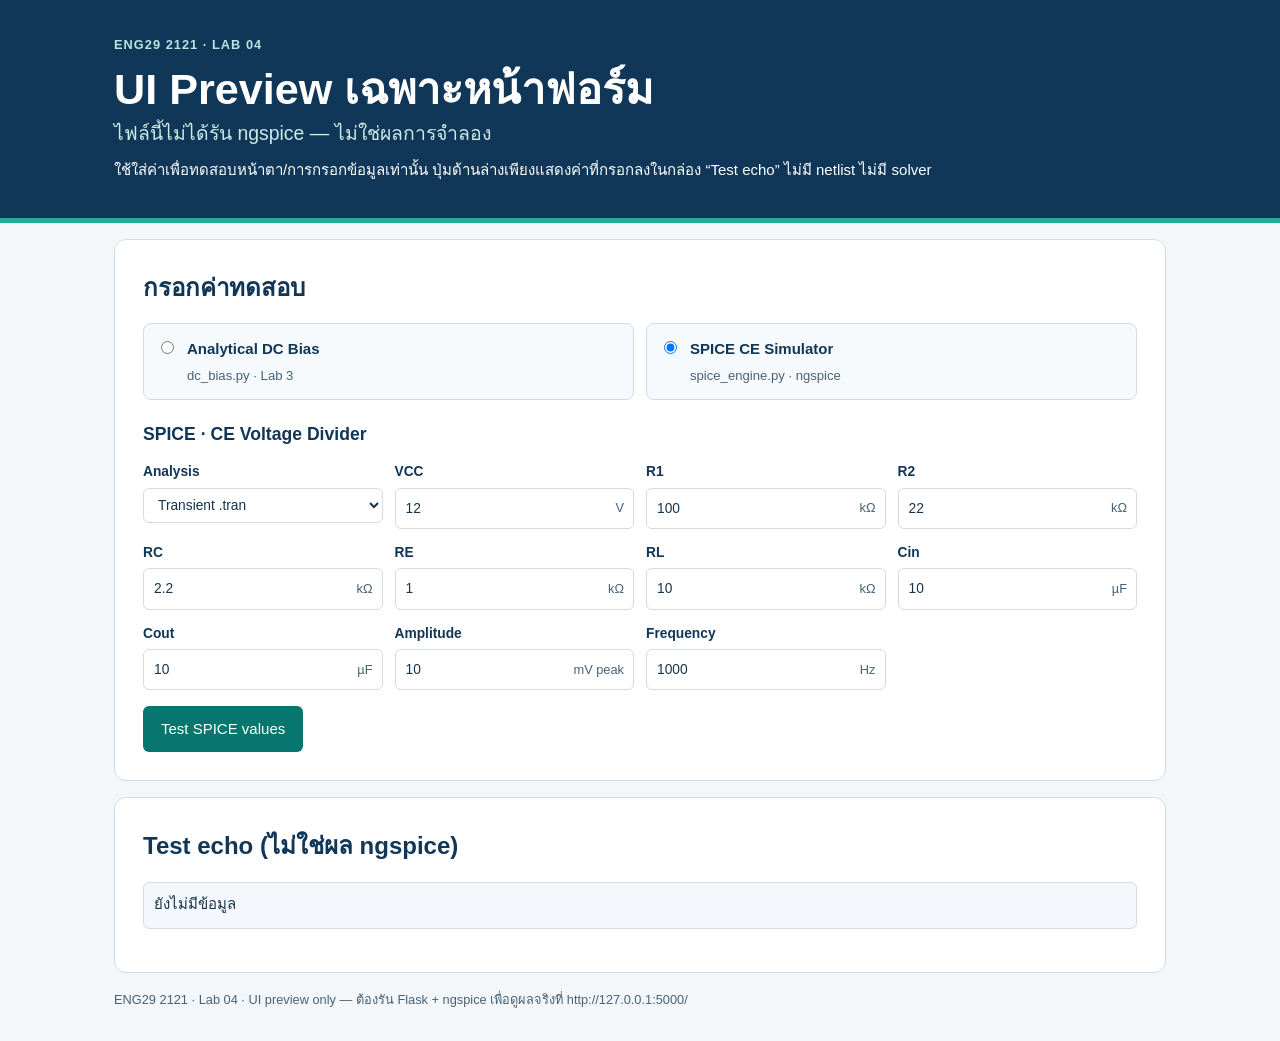
<file: ui-preview.html>
<!doctype html>
<html lang="th"><head><meta charset="utf-8"><meta name="viewport" content="width=device-width, initial-scale=1">
<title>Lab 04 · UI Preview (ไม่ใช่ผลจำลอง)</title>
<link rel="stylesheet" href="static/style.css"></head><body>
<header class="hero"><div class="shell">
<p class="overline">ENG29 2121 · LAB 04</p>
<h1>UI Preview เฉพาะหน้าฟอร์ม <small>ไฟล์นี้ไม่ได้รัน ngspice — ไม่ใช่ผลการจำลอง</small></h1>
<p>ใช้ใส่ค่าเพื่อทดสอบหน้าตา/การกรอกข้อมูลเท่านั้น ปุ่มด้านล่างเพียงแสดงค่าที่กรอกลงในกล่อง “Test echo” ไม่มี netlist ไม่มี solver</p>
</div></header>
<main class="shell">
<section id="controls">
<h2>กรอกค่าทดสอบ</h2>
<div class="engine-switch" role="group" aria-label="Engine">
<label class="engine-card"><input type="radio" name="engine" value="analytical"><span><b>Analytical DC Bias</b><small>dc_bias.py · Lab 3</small></span></label>
<label class="engine-card"><input type="radio" name="engine" value="spice" checked><span><b>SPICE CE Simulator</b><small>spice_engine.py · ngspice</small></span></label>
</div>

<form id="analytical-form" hidden>
<h3>Analytical DC Bias</h3>
<div class="grid">
<label class="field"><span class="field-label">Bias mode</span><select id="bias_mode"><option value="fixed">Fixed</option><option value="emitter">Emitter</option><option value="divider" selected>Divider</option></select></label>
<label class="field"><span class="field-label">VCC</span><span class="input-wrap"><input id="a_vcc" value="12"><em>V</em></span></label>
<label class="field"><span class="field-label">β</span><span class="input-wrap"><input id="a_beta" value="100"><em></em></span></label>
<label class="field"><span class="field-label">VBE</span><span class="input-wrap"><input id="a_vbe" value="0.7"><em>V</em></span></label>
<label class="field"><span class="field-label">RC</span><span class="input-wrap"><input id="a_rc" value="2.2"><em>kΩ</em></span></label>
<label class="field"><span class="field-label">R1</span><span class="input-wrap"><input id="a_r1" value="100"><em>kΩ</em></span></label>
<label class="field"><span class="field-label">R2</span><span class="input-wrap"><input id="a_r2" value="22"><em>kΩ</em></span></label>
<label class="field"><span class="field-label">RE</span><span class="input-wrap"><input id="a_re" value="1"><em>kΩ</em></span></label>
</div>
<button type="button" onclick="echoAnalytical()">Test analytical values</button>
</form>

<form id="spice-form">
<h3>SPICE · CE Voltage Divider</h3>
<div class="grid">
<label class="field"><span class="field-label">Analysis</span><select id="analysis"><option value="dc">DC .op</option><option value="ac">AC .ac</option><option value="tran" selected>Transient .tran</option></select></label>
<label class="field"><span class="field-label">VCC</span><span class="input-wrap"><input id="vcc" value="12"><em>V</em></span></label>
<label class="field"><span class="field-label">R1</span><span class="input-wrap"><input id="r1" value="100"><em>kΩ</em></span></label>
<label class="field"><span class="field-label">R2</span><span class="input-wrap"><input id="r2" value="22"><em>kΩ</em></span></label>
<label class="field"><span class="field-label">RC</span><span class="input-wrap"><input id="rc" value="2.2"><em>kΩ</em></span></label>
<label class="field"><span class="field-label">RE</span><span class="input-wrap"><input id="re" value="1"><em>kΩ</em></span></label>
<label class="field"><span class="field-label">RL</span><span class="input-wrap"><input id="rl" value="10"><em>kΩ</em></span></label>
<label class="field"><span class="field-label">Cin</span><span class="input-wrap"><input id="cin" value="10"><em>µF</em></span></label>
<label class="field"><span class="field-label">Cout</span><span class="input-wrap"><input id="cout" value="10"><em>µF</em></span></label>
<label class="field"><span class="field-label">Amplitude</span><span class="input-wrap"><input id="amp" value="10"><em>mV peak</em></span></label>
<label class="field"><span class="field-label">Frequency</span><span class="input-wrap"><input id="freq" value="1000"><em>Hz</em></span></label>
</div>
<button type="button" onclick="echoSpice()">Test SPICE values</button>
</form>
</section>

<section id="results"><h2>Test echo (ไม่ใช่ผล ngspice)</h2><pre id="echo">ยังไม่มีข้อมูล</pre></section>
</main>
<footer>ENG29 2121 · Lab 04 · UI preview only — ต้องรัน Flask + ngspice เพื่อดูผลจริงที่ http://127.0.0.1:5000/</footer>
<script>
function val(id){return document.getElementById(id).value;}
document.querySelectorAll('input[name="engine"]').forEach(function(r){r.addEventListener('change',function(){
  var v=document.querySelector('input[name="engine"]:checked').value;
  document.getElementById('analytical-form').hidden=v!=='analytical';
  document.getElementById('spice-form').hidden=v!=='spice';
});});
function echoSpice(){
  var lines=['UI ECHO — ไม่ใช่ผลการจำลอง','analysis: '+val('analysis'),'VCC: '+val('vcc')+' V','R1: '+val('r1')+' kΩ','R2: '+val('r2')+' kΩ','RC: '+val('rc')+' kΩ','RE: '+val('re')+' kΩ','RL: '+val('rl')+' kΩ','Cin/Cout: '+val('cin')+' / '+val('cout')+' µF','source: '+val('amp')+' mV peak @ '+val('freq')+' Hz'];
  if(Number(val('re'))<=0){lines.push('WARNING: RE ต้องมากกว่า 0 — engine จะปฏิเสธก่อนสร้าง netlist');}
  document.getElementById('echo').textContent=lines.join('\n');
}
function echoAnalytical(){
  document.getElementById('echo').textContent=['UI ECHO — ไม่ใช่ผลการคำนวณ','bias: '+val('bias_mode'),'VCC: '+val('a_vcc')+' V, β: '+val('a_beta')+', VBE: '+val('a_vbe')+' V','R1/R2: '+val('a_r1')+' / '+val('a_r2')+' kΩ, RC: '+val('a_rc')+' kΩ, RE: '+val('a_re')+' kΩ'].join('\n');
}
</script>
</body></html>
</file>
<file: static/style.css>
:root{--paper:#f3f7fa;--ink:#17344b;--navy:#103658;--teal:#07766e;--line:#cedde7;--muted:#486275;--shade:#f6fafc;--warn:#a65a2c;--info:#4d7fa9}
*{box-sizing:border-box;scrollbar-color:#9ec3d3 var(--paper)}
html{scroll-behavior:smooth}
@media(prefers-reduced-motion:reduce){html{scroll-behavior:auto}}
body{margin:0;background:var(--paper);color:var(--ink);font-family:"Noto Sans Thai",Tahoma,Arial,sans-serif;font-size:15px;line-height:1.7}
::selection{background:#bde9e2;color:#0c2f45}
a{color:#125e8d;text-underline-offset:3px}
a:focus-visible,input:focus-visible,select:focus-visible,button:focus-visible,summary:focus-visible{outline:3px solid var(--teal);outline-offset:2px}
[hidden]{display:none!important}
.shell{max-width:1100px;margin:0 auto;padding:0 24px}
.hero{background:var(--navy);border-bottom:5px solid #27ac9c;color:#fff;padding:34px 0 28px}
.hero .overline{font-weight:750;font-size:.8rem;letter-spacing:.08em;color:#b6e6e0;margin:0}
h1{font-size:clamp(1.8rem,4vw,2.7rem);line-height:1.2;margin:8px 0 12px}
h1 small{display:block;font-size:.45em;font-weight:500;color:#cde9e6;margin-top:6px}
.hero p{margin:8px 0}
.engine-status{margin-top:14px}
.badge{display:inline-block;padding:3px 10px;border-radius:99px;background:#e6eff7;color:#164668;font-size:.8rem;font-weight:700}
.badge.ok{background:#dff3ed;color:#175344}
.badge.bad{background:#fff0e6;color:#8a4a24}
nav{display:flex;gap:7px;flex-wrap:wrap;padding:14px 0}
nav a{background:#fff;border:1px solid var(--line);border-radius:6px;padding:5px 10px;text-decoration:none;font-size:.83rem}
main{padding-bottom:28px}
section{background:#fff;border:1px solid var(--line);border-radius:12px;margin:16px 0;padding:clamp(17px,3vw,28px)}
h2{color:var(--navy);font-size:1.5rem;margin:0 0 14px}
h3{color:var(--navy);font-size:1.1rem;margin:20px 0 10px}
.topology{margin:0 0 18px;background:var(--shade);border:1px solid var(--line);border-radius:10px;padding:8px}
.topology svg{display:block;width:100%;height:auto}
.topology figcaption{color:var(--muted);font-size:.82rem;padding:2px 6px 6px}
.notice{background:#eaf6f2;border:1px solid #8dc9bd;padding:11px 15px;border-radius:6px;margin:13px 0;color:#175344}
.notice.warn{background:#fff4ea;border-color:#e3b48f;color:#714321}
.notice.info{background:#eef5ff;border-color:#a9c6de;color:#264c6f}
.notice pre{white-space:pre-wrap;margin:8px 0 0}
.engine-switch{display:grid;grid-template-columns:1fr 1fr;gap:12px;margin-bottom:18px}
.engine-card{display:flex;gap:10px;align-items:flex-start;border:1px solid var(--line);border-radius:8px;padding:12px;background:var(--shade);cursor:pointer}
.engine-card input{margin-top:5px}
.engine-card b{display:block;color:var(--navy)}
.engine-card small{color:var(--muted);font-size:.82rem}
fieldset{border:0;border-top:1px solid var(--line);border-radius:0;margin:16px 0 0;padding:6px 0 0;background:transparent}
legend{color:var(--navy);font-weight:700;font-size:.88rem;padding:0 8px 0 0}
.grid{display:grid;grid-template-columns:repeat(auto-fit,minmax(190px,1fr));gap:12px}
.field{display:flex;flex-direction:column;gap:4px;font-size:.86rem}
.field-label{font-weight:700;color:var(--navy)}
.field small{color:var(--muted);font-size:.76rem}
.input-wrap{display:flex;align-items:center;border:1px solid var(--line);border-radius:6px;background:#fff;overflow:hidden}
.input-wrap:focus-within{border-color:var(--teal);box-shadow:0 1px 4px rgba(7,118,110,.18)}
.input-wrap input{width:100%;border:0;padding:8px 10px;font:inherit;background:transparent;color:var(--ink);caret-color:var(--teal)}
.input-wrap em{font-style:normal;color:var(--muted);font-size:.8rem;padding:0 9px;white-space:nowrap}
select{width:100%;border:1px solid var(--line);border-radius:6px;padding:8px 10px;font:inherit;background:#fff;color:var(--ink)}
button{margin-top:16px;border:0;border-radius:6px;background:var(--teal);color:#fff;font-weight:750;padding:10px 18px;font:inherit;cursor:pointer;transition:background-color .15s ease,transform .15s ease}
button:hover{background:#065f59}
button:active{transform:translateY(1px)}
button[disabled]{background:#6d8f97;cursor:progress}
.scroll{overflow-x:auto;max-width:100%}
table{width:100%;border-collapse:collapse;font-size:.9rem}
th,td{padding:9px 11px;border-bottom:1px solid var(--line);text-align:left;vertical-align:top}
th{background:#eaf2f8;color:var(--navy)}
tr:nth-child(even) td{background:#f9fbfd}
.badges{display:flex;gap:7px;flex-wrap:wrap;margin:10px 0}
.result-ready{color:var(--teal);font-weight:750;font-size:.85rem;margin:10px 0 2px}
.result-guide{font-size:.86rem}
.charts{display:grid;gap:14px}
.chart{margin:0;border:1px solid var(--line);border-radius:8px;padding:10px;background:#fff}
.chart svg{display:block;width:100%;height:auto}
.chart figcaption{color:var(--muted);font-size:.8rem;padding-top:6px}
.artifacts{font-size:.88rem}
code{background:#edf3f7;padding:2px 4px;border-radius:3px;font-size:.9em}
pre{font-family:ui-monospace,Consolas,Menlo,monospace;background:#f4f7fb;border:1px solid var(--line);border-radius:6px;padding:10px;white-space:pre-wrap}
details summary{cursor:pointer;color:var(--navy);font-weight:750}
footer{color:var(--muted);font-size:.8rem;padding:0 24px 30px;max-width:1100px;margin:auto}
@media(max-width:700px){
  .shell{padding-inline:14px}
  .engine-switch{grid-template-columns:1fr}
  .hero{padding:24px 0 22px}
  .notice{border:0;border-radius:0}
  button[type="submit"]{position:sticky;bottom:12px;z-index:2;box-shadow:0 2px 10px rgba(16,54,88,.22)}
}
@media print{
  body{background:#fff}
  .hero{background:#fff;color:var(--navy);border-bottom:3px solid var(--teal)}
  nav,button{display:none}
  section{border:0;border-bottom:1px solid #ddd;border-radius:0}
  table{font-size:.8rem}
}
</file>
